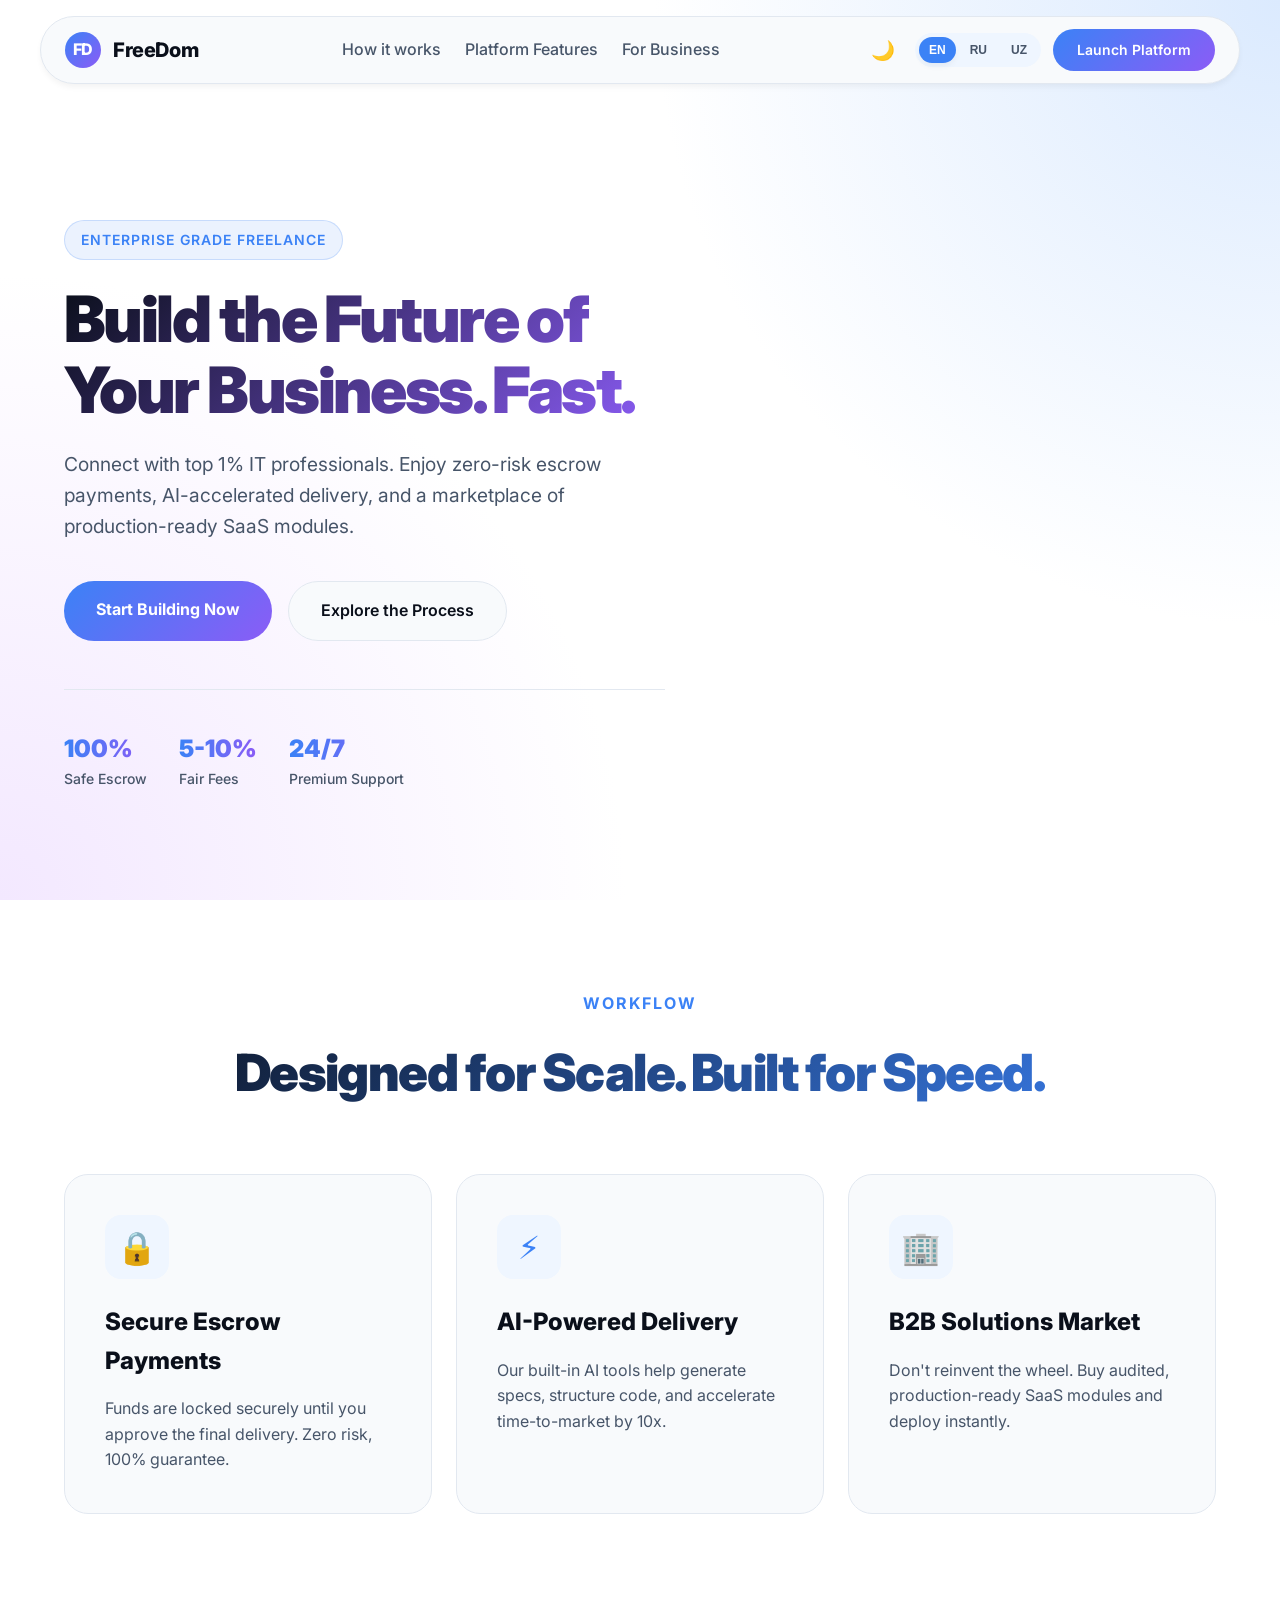
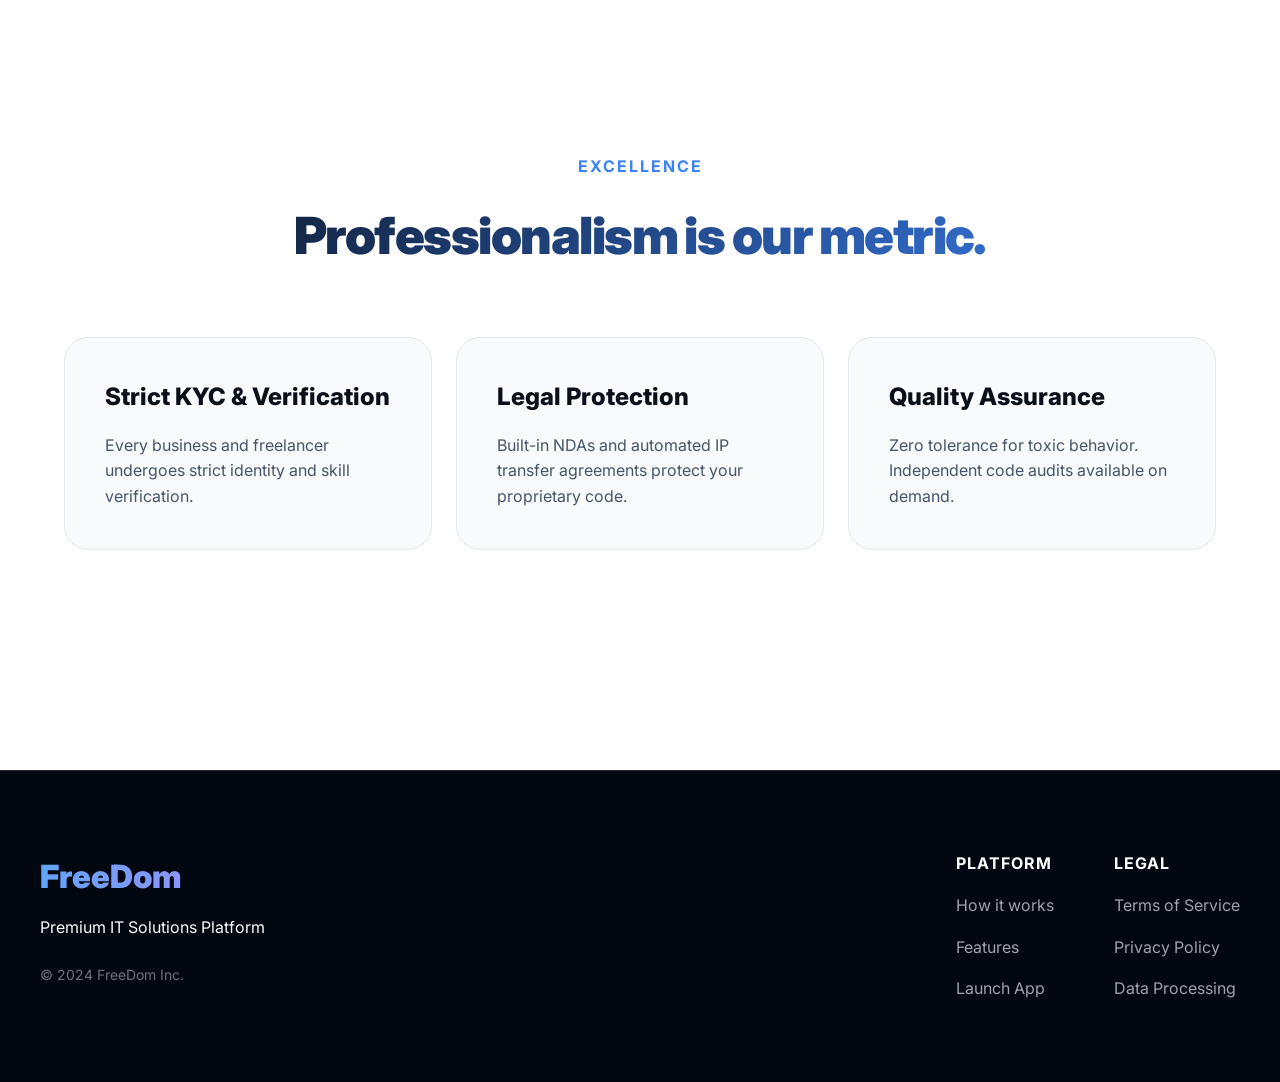
<file: index.html>
<!DOCTYPE html>
<html lang="en">
<head>
  <meta charset="UTF-8">
  <meta name="viewport" content="width=device-width, initial-scale=1.0">
  <title>FreeDom - Premium Freelance Platform for Business</title>
  <meta name="description" content="FreeDom is a top-tier freelance and B2B platform with 5-10% fees, AI tools, secure escrow, and a ready-made solutions marketplace.">
  <link rel="preconnect" href="https://fonts.googleapis.com">
  <link rel="preconnect" href="https://fonts.gstatic.com" crossorigin>
  <link href="https://fonts.googleapis.com/css2?family=Inter:wght@400;500;600;700;800;900&display=swap" rel="stylesheet">
  <link rel="stylesheet" href="css/site.css">
</head>
<body>
  <header class="site-header" id="top">
    <a class="brand" href="#top" aria-label="FreeDom">
      <span class="brand-mark">FD</span>
      <span>FreeDom</span>
    </a>
    <nav class="nav">
      <a href="#how" data-i18n="nav_how">How it works</a>
      <a href="#features" data-i18n="nav_features">Platform Features</a>
      <a href="#business" data-i18n="nav_business">For Business</a>
    </nav>
    <div class="site-actions">
      <button class="theme-toggle" id="themeToggle" aria-label="Toggle Theme">🌙</button>
      <div class="lang-switch" aria-label="Language">
        <button type="button" data-lang="en">EN</button>
        <button type="button" data-lang="ru">RU</button>
        <button type="button" data-lang="uz">UZ</button>
      </div>
      <a class="header-cta" href="app.html" data-i18n="open_platform">Launch Platform</a>
    </div>
  </header>

  <main>
    <section class="hero">
      <div class="hero-copy animate-fade-in">
        <div class="eyebrow" data-i18n="hero_badge">Enterprise Grade Freelance</div>
        <h1 data-i18n="hero_title">Build the Future of Your Business. Fast.</h1>
        <p data-i18n="hero_text">
          Connect with top 1% IT professionals. Enjoy zero-risk escrow payments, AI-accelerated delivery, and a marketplace of production-ready SaaS modules.
        </p>
        <div class="hero-actions">
          <a class="primary-link" href="app.html" data-i18n="start_work">Start Building Now</a>
          <a class="secondary-link" href="#how" data-i18n="see_flow">Explore the Process</a>
        </div>
        <div class="trust-row">
          <div><strong>100%</strong><span data-i18n="stat_escrow">Safe Escrow</span></div>
          <div><strong>5-10%</strong><span data-i18n="stat_ai">Fair Fees</span></div>
          <div><strong>24/7</strong><span data-i18n="stat_verified">Premium Support</span></div>
        </div>
      </div>

      <div class="dashboard-mockup animate-fade-in delay-2">
        <div class="floating-badge">Verified Pros</div>
        <div class="mockup-header">
          <div class="mac-btn r"></div>
          <div class="mac-btn y"></div>
          <div class="mac-btn g"></div>
        </div>
        <div class="mockup-body">
          <div class="mockup-sidebar">
            <div class="mockup-icon active"></div>
            <div class="mockup-icon"></div>
            <div class="mockup-icon"></div>
          </div>
          <div class="mockup-content">
            <div class="mockup-card">
              <div class="mockup-avatar"></div>
              <div class="mockup-lines">
                <div class="mockup-line"></div>
                <div class="mockup-line short"></div>
              </div>
            </div>
            <div class="mockup-card" style="transition-delay: 0.1s">
              <div class="mockup-avatar" style="background: linear-gradient(135deg, #10b981, #3b82f6)"></div>
              <div class="mockup-lines">
                <div class="mockup-line"></div>
                <div class="mockup-line short"></div>
              </div>
            </div>
            <div class="mockup-card" style="transition-delay: 0.2s">
              <div class="mockup-avatar" style="background: linear-gradient(135deg, #f59e0b, #ef4444)"></div>
              <div class="mockup-lines">
                <div class="mockup-line"></div>
                <div class="mockup-line short"></div>
              </div>
            </div>
          </div>
        </div>
      </div>
    </section>

    <section class="section" id="how">
      <div class="section-title animate-fade-in">
        <span data-i18n="one_product">Workflow</span>
        <h2 data-i18n="how_title">Designed for Scale. Built for Speed.</h2>
      </div>
      <div class="bento-grid">
        <div class="bento-box animate-fade-in delay-1">
          <div class="bento-icon">🔒</div>
          <h3 data-i18n="client_card_title">Secure Escrow Payments</h3>
          <p data-i18n="client_card_text">Funds are locked securely until you approve the final delivery. Zero risk, 100% guarantee.</p>
        </div>
        <div class="bento-box animate-fade-in delay-2">
          <div class="bento-icon">⚡</div>
          <h3 data-i18n="freelancer_card_title">AI-Powered Delivery</h3>
          <p data-i18n="freelancer_card_text">Our built-in AI tools help generate specs, structure code, and accelerate time-to-market by 10x.</p>
        </div>
        <div class="bento-box animate-fade-in delay-3">
          <div class="bento-icon">🏢</div>
          <h3 data-i18n="tools_market">B2B Solutions Market</h3>
          <p data-i18n="tools_text">Don't reinvent the wheel. Buy audited, production-ready SaaS modules and deploy instantly.</p>
        </div>
      </div>
    </section>

    <section class="section" id="features">
      <div class="section-title animate-fade-in">
        <span data-i18n="tools_badge">Excellence</span>
        <h2 data-i18n="rules_title">Professionalism is our metric.</h2>
      </div>
      <div class="bento-grid">
        <div class="bento-box animate-fade-in delay-1">
          <h3 data-i18n="zero_tolerance">Strict KYC & Verification</h3>
          <p data-i18n="zero_text">Every business and freelancer undergoes strict identity and skill verification.</p>
        </div>
        <div class="bento-box animate-fade-in delay-2">
          <h3 data-i18n="fast_report">Legal Protection</h3>
          <p data-i18n="report_text">Built-in NDAs and automated IP transfer agreements protect your proprietary code.</p>
        </div>
        <div class="bento-box animate-fade-in delay-3">
          <h3 data-i18n="ban">Quality Assurance</h3>
          <p data-i18n="ban_text">Zero tolerance for toxic behavior. Independent code audits available on demand.</p>
        </div>
      </div>
    </section>
  </main>

  <footer>
    <div class="footer-content">
      <div class="footer-brand">
        <h2>FreeDom</h2>
        <p data-i18n="footer_text">Premium IT Solutions Platform</p>
        <p style="color: #6b7280; font-size: 0.875rem; margin-top: 24px;">© 2024 FreeDom Inc.</p>
      </div>
      <div class="footer-links">
        <div class="footer-col">
          <strong>Platform</strong>
          <a href="#how">How it works</a>
          <a href="#features">Features</a>
          <a href="app.html">Launch App</a>
        </div>
        <div class="footer-col">
          <strong>Legal</strong>
          <a href="#">Terms of Service</a>
          <a href="#">Privacy Policy</a>
          <a href="#">Data Processing</a>
        </div>
      </div>
    </div>
  </footer>

  <script src="js/site.js"></script>
</body>
</html>
</file>
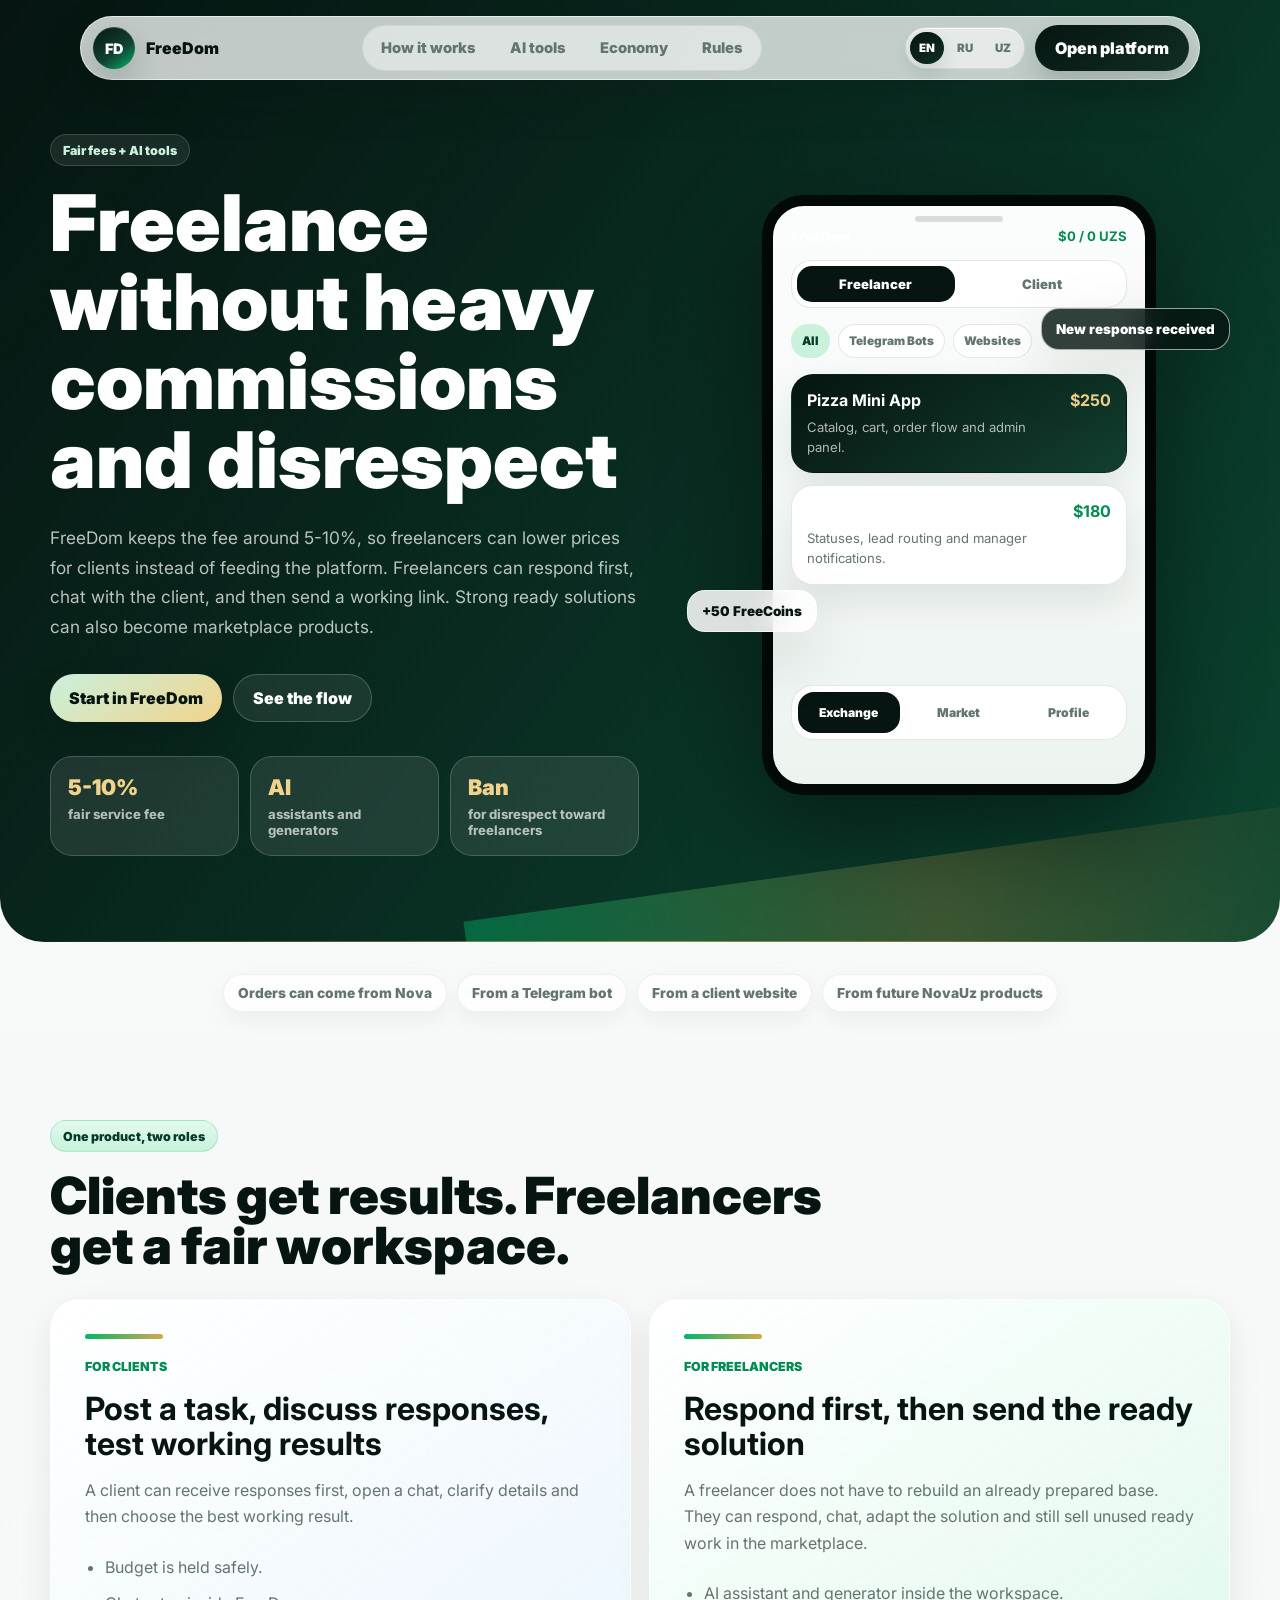
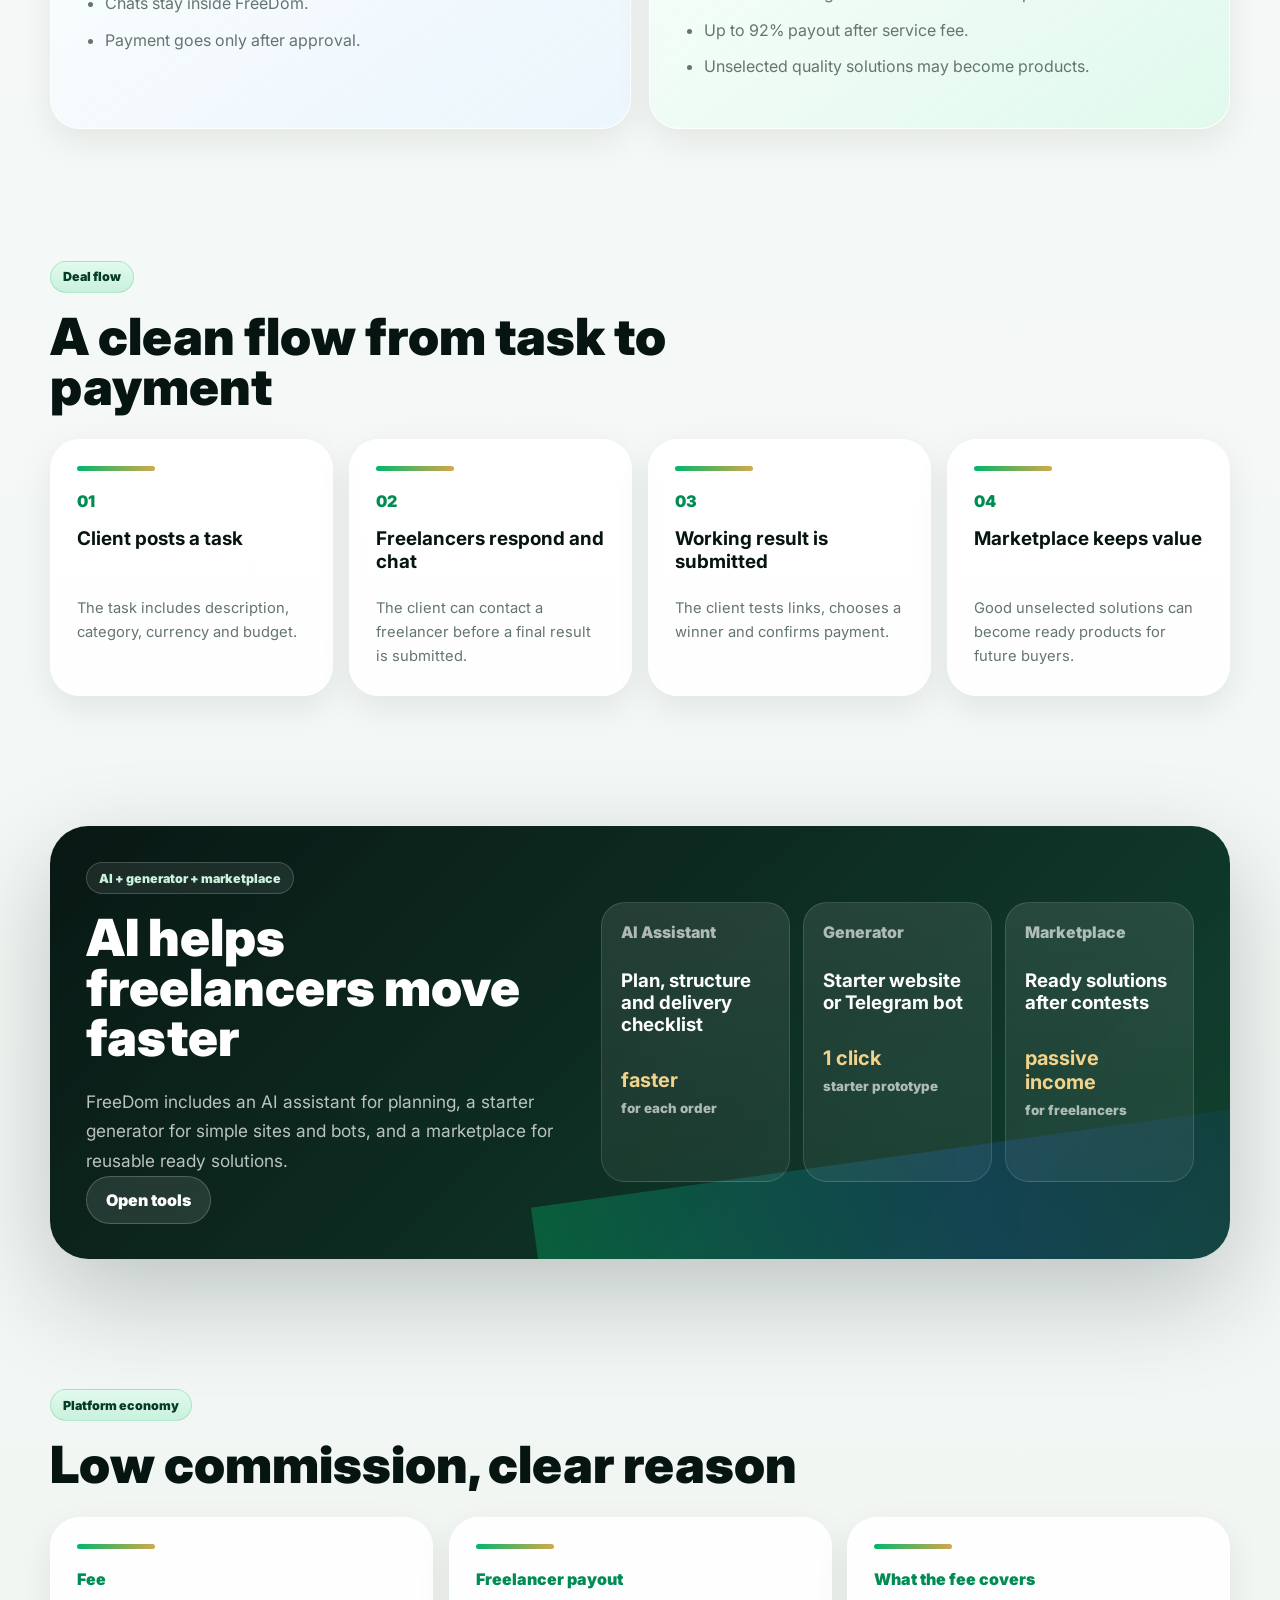
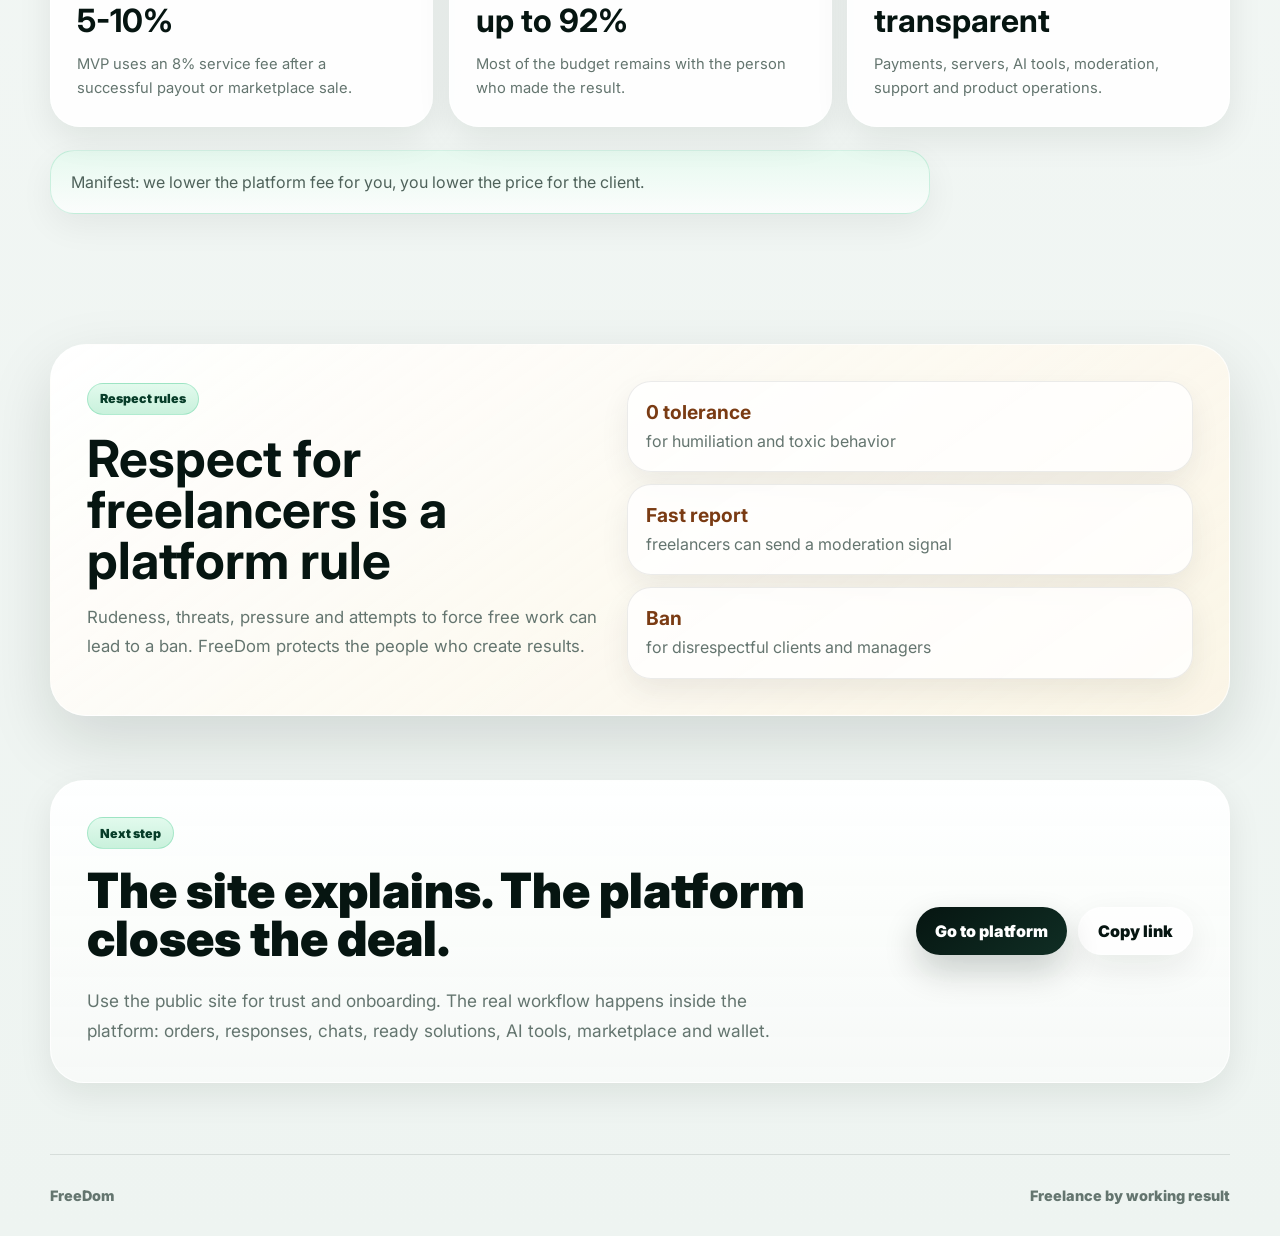
<file: FreeDom-backup/index.html>
<!DOCTYPE html>
<html lang="en">
<head>
  <meta charset="UTF-8">
  <meta name="viewport" content="width=device-width, initial-scale=1.0">
  <title>FreeDom - freelance platform with fair fees</title>
  <meta name="description" content="FreeDom is an EN/RU/UZ freelance platform with fair 5-10% fees, AI tools, safe deals, chats and a marketplace for ready solutions.">
  <meta name="theme-color" content="#071c16">
  <link rel="preconnect" href="https://fonts.googleapis.com">
  <link rel="preconnect" href="https://fonts.gstatic.com" crossorigin>
  <link href="https://fonts.googleapis.com/css2?family=Inter:wght@400;500;600;700;800;900&display=swap" rel="stylesheet">
  <link rel="stylesheet" href="css/site.css">
</head>
<body>
  <header class="site-header" id="top">
    <a class="brand" href="#top" aria-label="FreeDom">
      <span class="brand-mark">FD</span>
      <span>FreeDom</span>
    </a>
    <nav class="nav">
      <a href="#how" data-i18n="nav_how">How it works</a>
      <a href="#tools" data-i18n="nav_tools">AI tools</a>
      <a href="#economy" data-i18n="nav_economy">Economy</a>
      <a href="#rules" data-i18n="nav_rules">Rules</a>
    </nav>
    <div class="site-actions">
      <div class="lang-switch" aria-label="Language">
        <button type="button" data-lang="en">EN</button>
        <button type="button" data-lang="ru">RU</button>
        <button type="button" data-lang="uz">UZ</button>
      </div>
      <a class="header-cta" href="app.html" data-i18n="open_platform">Open platform</a>
    </div>
  </header>

  <main>
    <section class="hero">
      <div class="hero-copy">
        <div class="eyebrow" data-i18n="hero_badge">Fair fees + AI tools</div>
        <h1 data-i18n="hero_title">Freelance without heavy commissions and disrespect</h1>
        <p data-i18n="hero_text">
          FreeDom keeps the fee around 5-10%, so freelancers can lower prices for clients instead of feeding the platform. Freelancers can respond first, chat with the client, and then send a working link. Strong ready solutions can also become marketplace products.
        </p>
        <div class="hero-actions">
          <a class="primary-link" href="app.html" data-i18n="start_work">Start in FreeDom</a>
          <a class="secondary-link" href="#how" data-i18n="see_flow">See the flow</a>
        </div>
        <div class="trust-row" aria-label="Key platform metrics">
          <div><strong>5-10%</strong><span data-i18n="stat_fee">fair service fee</span></div>
          <div><strong>AI</strong><span data-i18n="stat_ai">assistants and generators</span></div>
          <div><strong data-i18n="stat_ban_title">Ban</strong><span data-i18n="stat_ban">for disrespect toward freelancers</span></div>
        </div>
      </div>

      <div class="product-visual" aria-label="FreeDom interface preview">
        <div class="phone-shell">
          <div class="phone-top">
            <span>FreeDom</span>
            <strong>$0 / 0 UZS</strong>
          </div>
          <div class="role-switch">
            <span class="active" data-i18n="freelancer">Freelancer</span>
            <span data-i18n="client">Client</span>
          </div>
          <div class="mini-tabs">
            <span class="active" data-i18n="all">All</span>
            <span>Telegram Bots</span>
            <span data-i18n="websites">Websites</span>
          </div>
          <article class="mini-card live-card">
            <div>
              <h3 data-i18n="preview_order_one">Pizza Mini App</h3>
              <p data-i18n="preview_order_one_text">Catalog, cart, order flow and admin panel.</p>
            </div>
            <strong>$250</strong>
          </article>
          <article class="mini-card">
            <div>
              <h3 data-i18n="preview_order_two">Lead automation</h3>
              <p data-i18n="preview_order_two_text">Statuses, lead routing and manager notifications.</p>
            </div>
            <strong>$180</strong>
          </article>
          <div class="bottom-nav-preview">
            <span data-i18n="exchange">Exchange</span>
            <span data-i18n="market">Market</span>
            <span data-i18n="profile">Profile</span>
          </div>
        </div>
        <div class="floating-note note-one" data-i18n="note_response">New response received</div>
        <div class="floating-note note-two">+50 FreeCoins</div>
      </div>
    </section>

    <section class="partners-strip">
      <span data-i18n="source_nova">Orders can come from Nova</span>
      <span data-i18n="source_bot">From a Telegram bot</span>
      <span data-i18n="source_site">From a client website</span>
      <span data-i18n="source_future">From future NovaUz products</span>
    </section>

    <section class="split-section" id="how">
      <div class="section-heading">
        <span class="eyebrow" data-i18n="one_product">One product, two roles</span>
        <h2 data-i18n="how_title">Clients get results. Freelancers get a fair workspace.</h2>
      </div>
      <div class="split-grid">
        <article class="role-card client">
          <span class="card-kicker" data-i18n="for_client">For clients</span>
          <h3 data-i18n="client_card_title">Post a task, discuss responses, test working results</h3>
          <p data-i18n="client_card_text">A client can receive responses first, open a chat, clarify details and then choose the best working result.</p>
          <ul>
            <li data-i18n="client_li_1">Budget is held safely.</li>
            <li data-i18n="client_li_2">Chats stay inside FreeDom.</li>
            <li data-i18n="client_li_3">Payment goes only after approval.</li>
          </ul>
        </article>
        <article class="role-card freelancer">
          <span class="card-kicker" data-i18n="for_freelancer">For freelancers</span>
          <h3 data-i18n="freelancer_card_title">Respond first, then send the ready solution</h3>
          <p data-i18n="freelancer_card_text">A freelancer does not have to rebuild an already prepared base. They can respond, chat, adapt the solution and still sell unused ready work in the marketplace.</p>
          <ul>
            <li data-i18n="freelancer_li_1">AI assistant and generator inside the workspace.</li>
            <li data-i18n="freelancer_li_2">Up to 92% payout after service fee.</li>
            <li data-i18n="freelancer_li_3">Unselected quality solutions may become products.</li>
          </ul>
        </article>
      </div>
    </section>

    <section class="flow-section">
      <div class="section-heading">
        <span class="eyebrow" data-i18n="deal_flow">Deal flow</span>
        <h2 data-i18n="flow_title">A clean flow from task to payment</h2>
      </div>
      <div class="flow-grid">
        <article><span>01</span><h3 data-i18n="flow_1_title">Client posts a task</h3><p data-i18n="flow_1_text">The task includes description, category, currency and budget.</p></article>
        <article><span>02</span><h3 data-i18n="flow_2_title">Freelancers respond and chat</h3><p data-i18n="flow_2_text">The client can contact a freelancer before a final result is submitted.</p></article>
        <article><span>03</span><h3 data-i18n="flow_3_title">Working result is submitted</h3><p data-i18n="flow_3_text">The client tests links, chooses a winner and confirms payment.</p></article>
        <article><span>04</span><h3 data-i18n="flow_4_title">Marketplace keeps value</h3><p data-i18n="flow_4_text">Good unselected solutions can become ready products for future buyers.</p></article>
      </div>
    </section>

    <section class="marketplace-section" id="tools">
      <div class="market-copy">
        <span class="eyebrow" data-i18n="tools_badge">AI + generator + marketplace</span>
        <h2 data-i18n="tools_title">AI helps freelancers move faster</h2>
        <p data-i18n="tools_text">FreeDom includes an AI assistant for planning, a starter generator for simple sites and bots, and a marketplace for reusable ready solutions.</p>
        <a class="secondary-link dark" href="app.html" data-i18n="open_tools">Open tools</a>
      </div>
      <div class="market-preview">
        <article><span>AI Assistant</span><h3 data-i18n="tool_ai">Plan, structure and delivery checklist</h3><strong data-i18n="faster">faster</strong><small data-i18n="for_each_order">for each order</small></article>
        <article><span>Generator</span><h3 data-i18n="tool_generator">Starter website or Telegram bot</h3><strong data-i18n="one_click">1 click</strong><small data-i18n="starter_proto">starter prototype</small></article>
        <article><span>Marketplace</span><h3 data-i18n="tool_market">Ready solutions after contests</h3><strong data-i18n="passive_income">passive income</strong><small data-i18n="for_freelancers_small">for freelancers</small></article>
      </div>
    </section>

    <section class="economy-section" id="economy">
      <div class="section-heading">
        <span class="eyebrow" data-i18n="economy_badge">Platform economy</span>
        <h2 data-i18n="economy_title">Low commission, clear reason</h2>
      </div>
      <div class="economy-grid">
        <article><span data-i18n="fee">Fee</span><strong>5-10%</strong><p data-i18n="fee_text">MVP uses an 8% service fee after a successful payout or marketplace sale.</p></article>
        <article><span data-i18n="freelancer_payout">Freelancer payout</span><strong data-i18n="up_to_92">up to 92%</strong><p data-i18n="payout_text">Most of the budget remains with the person who made the result.</p></article>
        <article><span data-i18n="fee_covers">What the fee covers</span><strong data-i18n="transparent">transparent</strong><p data-i18n="covers_text">Payments, servers, AI tools, moderation, support and product operations.</p></article>
      </div>
      <p class="economy-note" data-i18n="manifest">Manifest: we lower the platform fee for you, you lower the price for the client.</p>
    </section>

    <section class="justice-section" id="rules">
      <div>
        <span class="eyebrow" data-i18n="rules_badge">Respect rules</span>
        <h2 data-i18n="rules_title">Respect for freelancers is a platform rule</h2>
        <p data-i18n="rules_text">Rudeness, threats, pressure and attempts to force free work can lead to a ban. FreeDom protects the people who create results.</p>
      </div>
      <div class="justice-grid">
        <article><strong data-i18n="zero_tolerance">0 tolerance</strong><span data-i18n="zero_text">for humiliation and toxic behavior</span></article>
        <article><strong data-i18n="fast_report">Fast report</strong><span data-i18n="report_text">freelancers can send a moderation signal</span></article>
        <article><strong data-i18n="ban">Ban</strong><span data-i18n="ban_text">for disrespectful clients and managers</span></article>
      </div>
    </section>

    <section class="launch-section" id="launch">
      <div>
        <span class="eyebrow" data-i18n="next_badge">Next step</span>
        <h2 data-i18n="launch_title">The site explains. The platform closes the deal.</h2>
        <p data-i18n="launch_text">Use the public site for trust and onboarding. The real workflow happens inside the platform: orders, responses, chats, ready solutions, AI tools, marketplace and wallet.</p>
      </div>
      <div class="launch-actions">
        <a class="primary-link" href="app.html" data-i18n="go_platform">Go to platform</a>
        <button class="secondary-link" id="copyLinkBtn" type="button" data-i18n="copy_link">Copy link</button>
      </div>
    </section>
  </main>

  <footer class="site-footer">
    <span>FreeDom</span>
    <span data-i18n="footer_text">Freelance by working result</span>
  </footer>

  <script src="js/site.js"></script>
</body>
</html>
</file>
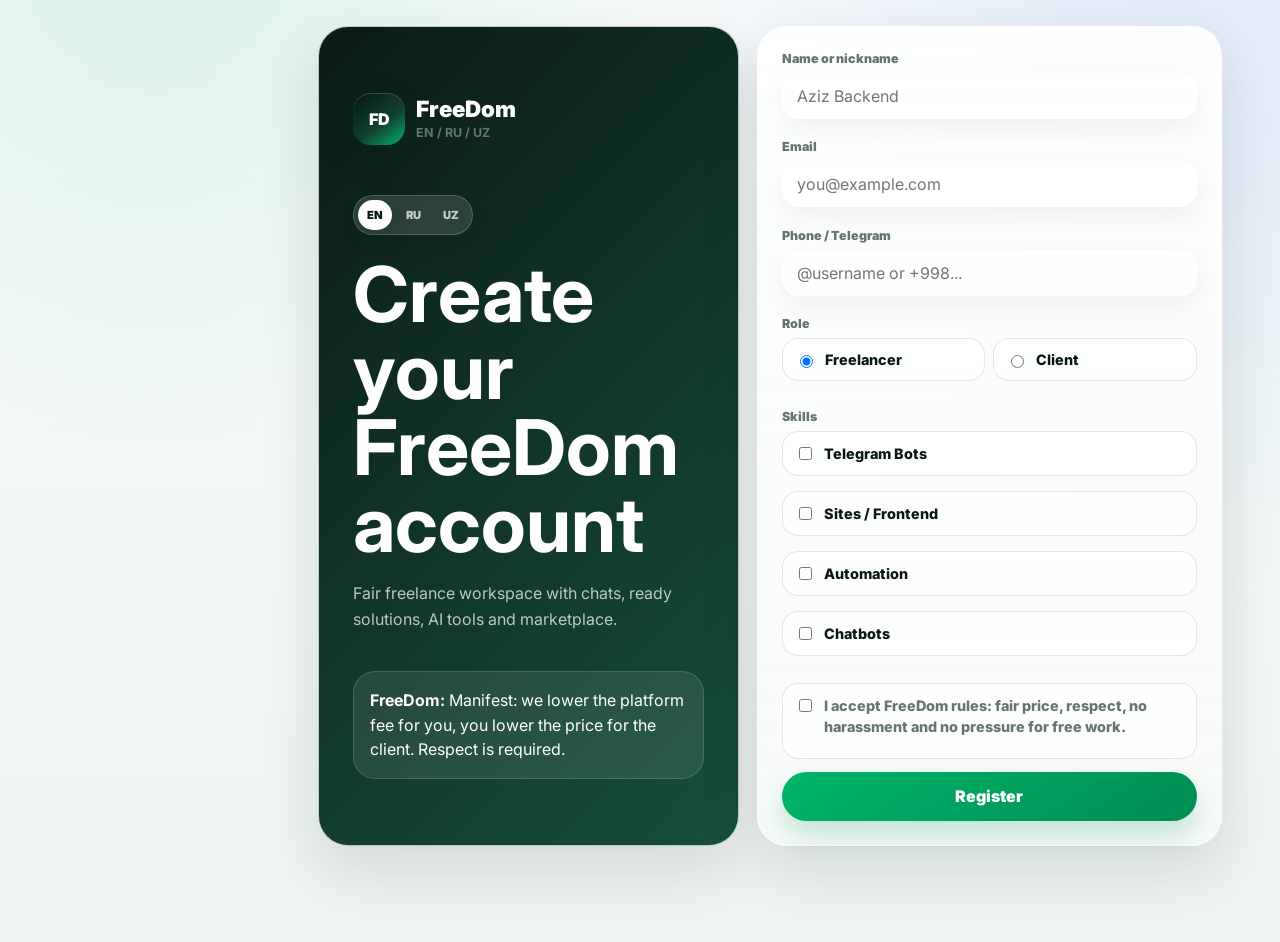
<file: app.html>
<!DOCTYPE html>
<html lang="en">
<head>
  <meta charset="UTF-8">
  <meta name="viewport" content="width=device-width, initial-scale=1.0, viewport-fit=cover">
  <title>FreeDom - Platform</title>
  <link rel="preconnect" href="https://fonts.googleapis.com">
  <link rel="preconnect" href="https://fonts.gstatic.com" crossorigin>
  <link href="https://fonts.googleapis.com/css2?family=Inter:wght@400;500;600;700;800&display=swap" rel="stylesheet">
  <link rel="stylesheet" href="css/miniapp.css">
</head>
<body>
  <main class="mini-app" id="app">
    <div class="screen-loader">
      <div class="loader-mark">FD</div>
      <p>Starting FreeDom...</p>
    </div>
  </main>

  <div class="sheet-layer" id="sheetLayer" aria-hidden="true"></div>
  <div class="toast-stack" id="toastStack"></div>

  <script type="module" src="js/miniapp.js"></script>
</body>
</html>
</file>
<file: css/site.css>
:root {
  /* Light Theme Variables */
  --bg: #ffffff;
  --bg-surface: #f8fafc;
  --bg-surface-2: #eff6ff;
  --ink: #0a0f1a;
  --ink-muted: #475569;
  --line: #e2e8f0;
  --primary: #3b82f6;
  --primary-hover: #2563eb;
  --accent: #8b5cf6;
  --gradient-bg: radial-gradient(circle at 100% 0%, #dbeafe 0%, transparent 40%),
                 radial-gradient(circle at 0% 100%, #f3e8ff 0%, transparent 40%);
  --shadow-sm: 0 4px 6px -1px rgba(0, 0, 0, 0.05);
  --shadow-md: 0 10px 15px -3px rgba(0, 0, 0, 0.1);
  --shadow-lg: 0 20px 25px -5px rgba(0, 0, 0, 0.1);
}

[data-theme="dark"] {
  /* Dark Theme Variables */
  --bg: #030712;
  --bg-surface: #111827;
  --bg-surface-2: #1f2937;
  --ink: #f9fafb;
  --ink-muted: #9ca3af;
  --line: #374151;
  --primary: #60a5fa;
  --primary-hover: #3b82f6;
  --accent: #a78bfa;
  --gradient-bg: radial-gradient(circle at 100% 0%, rgba(59,130,246,0.15) 0%, transparent 40%),
                 radial-gradient(circle at 0% 100%, rgba(139,92,246,0.15) 0%, transparent 40%);
  --shadow-sm: 0 4px 6px -1px rgba(0, 0, 0, 0.3);
  --shadow-md: 0 10px 15px -3px rgba(0, 0, 0, 0.4);
  --shadow-lg: 0 20px 25px -5px rgba(0, 0, 0, 0.5);
}

* {
  box-sizing: border-box;
  margin: 0;
  padding: 0;
}

body {
  font-family: 'Inter', system-ui, sans-serif;
  background-color: var(--bg);
  background-image: var(--gradient-bg);
  background-attachment: fixed;
  color: var(--ink);
  line-height: 1.6;
  -webkit-font-smoothing: antialiased;
  transition: background-color 0.4s ease, color 0.4s ease;
  overflow-x: hidden;
}

a {
  text-decoration: none;
  color: inherit;
}

/* Animations */
@keyframes fadeInUp {
  from { opacity: 0; transform: translateY(20px); }
  to { opacity: 1; transform: translateY(0); }
}

@keyframes float {
  0% { transform: translateY(0px); }
  50% { transform: translateY(-15px); }
  100% { transform: translateY(0px); }
}

@keyframes pulseGlow {
  0% { box-shadow: 0 0 0 0 rgba(59, 130, 246, 0.4); }
  70% { box-shadow: 0 0 0 15px rgba(59, 130, 246, 0); }
  100% { box-shadow: 0 0 0 0 rgba(59, 130, 246, 0); }
}

.animate-fade-in {
  animation: fadeInUp 0.8s cubic-bezier(0.16, 1, 0.3, 1) forwards;
  opacity: 0;
}

.delay-1 { animation-delay: 0.1s; }
.delay-2 { animation-delay: 0.2s; }
.delay-3 { animation-delay: 0.3s; }
.delay-4 { animation-delay: 0.4s; }

/* Header */
.site-header {
  position: fixed;
  top: 16px;
  right: 0;
  left: 0;
  width: min(1200px, calc(100% - 32px));
  margin: 0 auto;
  padding: 12px 24px;
  background: var(--bg-surface);
  backdrop-filter: blur(12px);
  -webkit-backdrop-filter: blur(12px);
  border: 1px solid var(--line);
  border-radius: 99px;
  display: flex;
  align-items: center;
  justify-content: space-between;
  z-index: 100;
  box-shadow: var(--shadow-sm);
  transition: background-color 0.4s ease, border-color 0.4s ease;
}

.brand {
  display: flex;
  align-items: center;
  gap: 12px;
  font-weight: 800;
  font-size: 1.25rem;
  letter-spacing: -0.02em;
}

.brand-mark {
  display: flex;
  align-items: center;
  justify-content: center;
  width: 36px;
  height: 36px;
  background: linear-gradient(135deg, var(--primary), var(--accent));
  color: white;
  border-radius: 50%;
  font-size: 1rem;
}

.nav {
  display: none;
}

@media (min-width: 900px) {
  .nav {
    display: flex;
    gap: 24px;
  }
  .nav a {
    font-weight: 500;
    color: var(--ink-muted);
    transition: color 0.2s;
    position: relative;
  }
  .nav a::after {
    content: '';
    position: absolute;
    width: 0;
    height: 2px;
    bottom: -4px;
    left: 0;
    background: linear-gradient(90deg, var(--primary), var(--accent));
    transition: width 0.3s ease;
  }
  .nav a:hover {
    color: var(--ink);
  }
  .nav a:hover::after {
    width: 100%;
  }
}

.site-actions {
  display: flex;
  align-items: center;
  gap: 12px;
}

.theme-toggle {
  background: transparent;
  border: none;
  font-size: 1.2rem;
  cursor: pointer;
  padding: 8px;
  border-radius: 50%;
  color: var(--ink);
  transition: transform 0.3s ease;
}

.theme-toggle:hover {
  transform: rotate(30deg);
}

.lang-switch {
  display: flex;
  gap: 4px;
  background: var(--bg-surface-2);
  padding: 4px;
  border-radius: 99px;
}

.lang-switch button {
  border: none;
  background: transparent;
  padding: 6px 10px;
  border-radius: 99px;
  font-size: 0.75rem;
  font-weight: 700;
  cursor: pointer;
  color: var(--ink-muted);
  transition: all 0.3s ease;
}

.lang-switch button.active {
  background: var(--primary);
  color: white;
  box-shadow: var(--shadow-sm);
}

.header-cta {
  background: linear-gradient(135deg, var(--primary), var(--accent));
  color: white;
  padding: 10px 24px;
  border-radius: 99px;
  font-weight: 600;
  font-size: 0.875rem;
  transition: transform 0.3s ease, box-shadow 0.3s ease;
}

.header-cta:hover {
  transform: translateY(-2px);
  box-shadow: 0 10px 20px -10px var(--primary);
}

main {
  padding-top: 140px;
}

/* Hero Section */
.hero {
  display: grid;
  grid-template-columns: 1fr;
  gap: 60px;
  padding: 40px 24px;
  max-width: 1200px;
  margin: 0 auto;
  align-items: center;
}

@media (min-width: 1024px) {
  .hero {
    grid-template-columns: 1.1fr 0.9fr;
    padding: 80px 24px;
  }
}

.hero-copy .eyebrow {
  display: inline-block;
  padding: 8px 16px;
  background: rgba(59, 130, 246, 0.1);
  color: var(--primary);
  border: 1px solid rgba(59, 130, 246, 0.2);
  border-radius: 99px;
  font-weight: 600;
  font-size: 0.875rem;
  margin-bottom: 24px;
  text-transform: uppercase;
  letter-spacing: 1px;
}

.hero h1 {
  font-size: clamp(2.8rem, 5vw, 4.5rem);
  font-weight: 900;
  line-height: 1.1;
  letter-spacing: -0.04em;
  margin-bottom: 24px;
  background: linear-gradient(135deg, var(--ink), var(--accent));
  -webkit-background-clip: text;
  -webkit-text-fill-color: transparent;
}

[data-theme="dark"] .hero h1 {
  background: linear-gradient(135deg, #ffffff, var(--primary));
  -webkit-background-clip: text;
  -webkit-text-fill-color: transparent;
}

.hero p {
  font-size: 1.2rem;
  color: var(--ink-muted);
  margin-bottom: 40px;
  max-width: 580px;
}

.hero-actions {
  display: flex;
  gap: 16px;
  margin-bottom: 48px;
}

.primary-link {
  background: linear-gradient(135deg, var(--primary), var(--accent));
  color: white;
  padding: 16px 32px;
  border-radius: 99px;
  font-weight: 700;
  font-size: 1rem;
  transition: transform 0.3s, box-shadow 0.3s;
  animation: pulseGlow 2s infinite;
}

.primary-link:hover {
  transform: translateY(-3px) scale(1.02);
  box-shadow: 0 15px 30px -10px var(--primary);
  animation: none;
}

.secondary-link {
  background: var(--bg-surface);
  color: var(--ink);
  padding: 16px 32px;
  border-radius: 99px;
  font-weight: 600;
  font-size: 1rem;
  border: 1px solid var(--line);
  transition: all 0.3s ease;
}

.secondary-link:hover {
  background: var(--line);
  transform: translateY(-2px);
}

.trust-row {
  display: flex;
  flex-wrap: wrap;
  gap: 32px;
  padding-top: 40px;
  border-top: 1px solid var(--line);
}

.trust-row div {
  display: flex;
  flex-direction: column;
}

.trust-row strong {
  font-size: 1.5rem;
  font-weight: 900;
  background: linear-gradient(90deg, var(--primary), var(--accent));
  -webkit-background-clip: text;
  -webkit-text-fill-color: transparent;
}

.trust-row span {
  font-size: 0.875rem;
  color: var(--ink-muted);
  font-weight: 500;
}

/* 3D Dashboard Mockup */
.dashboard-mockup {
  position: relative;
  width: 100%;
  height: 500px;
  background: var(--bg-surface);
  border-radius: 24px;
  border: 1px solid var(--line);
  box-shadow: var(--shadow-lg);
  overflow: hidden;
  animation: float 6s ease-in-out infinite;
  display: flex;
  flex-direction: column;
}

.mockup-header {
  height: 50px;
  border-bottom: 1px solid var(--line);
  display: flex;
  align-items: center;
  padding: 0 20px;
  gap: 8px;
}

.mac-btn {
  width: 12px;
  height: 12px;
  border-radius: 50%;
}
.mac-btn.r { background: #ff5f56; }
.mac-btn.y { background: #ffbd2e; }
.mac-btn.g { background: #27c93f; }

.mockup-body {
  display: flex;
  flex: 1;
}

.mockup-sidebar {
  width: 80px;
  border-right: 1px solid var(--line);
  display: flex;
  flex-direction: column;
  align-items: center;
  padding-top: 20px;
  gap: 20px;
}

.mockup-icon {
  width: 32px;
  height: 32px;
  background: var(--bg-surface-2);
  border-radius: 8px;
}

.mockup-icon.active {
  background: var(--primary);
}

.mockup-content {
  flex: 1;
  padding: 24px;
  display: flex;
  flex-direction: column;
  gap: 16px;
}

.mockup-card {
  height: 100px;
  background: var(--bg);
  border: 1px solid var(--line);
  border-radius: 12px;
  box-shadow: var(--shadow-sm);
  display: flex;
  align-items: center;
  padding: 20px;
  gap: 16px;
  transition: transform 0.3s;
}

.mockup-card:hover {
  transform: translateX(10px);
}

.mockup-avatar {
  width: 48px;
  height: 48px;
  border-radius: 50%;
  background: linear-gradient(135deg, var(--primary), var(--accent));
}

.mockup-lines {
  display: flex;
  flex-direction: column;
  gap: 8px;
  flex: 1;
}

.mockup-line {
  height: 12px;
  background: var(--bg-surface-2);
  border-radius: 6px;
}

.mockup-line.short {
  width: 40%;
}

.floating-badge {
  position: absolute;
  top: -20px;
  right: -20px;
  background: var(--accent);
  color: white;
  padding: 12px 24px;
  border-radius: 99px;
  font-weight: 700;
  box-shadow: 0 10px 20px -5px var(--accent);
  z-index: 10;
  animation: float 4s ease-in-out infinite reverse;
}

/* Sections */
.section {
  padding: 120px 24px;
  max-width: 1200px;
  margin: 0 auto;
}

.section-title {
  text-align: center;
  margin-bottom: 60px;
}

.section-title span {
  color: var(--primary);
  font-weight: 700;
  text-transform: uppercase;
  letter-spacing: 2px;
  display: block;
  margin-bottom: 16px;
}

.section-title h2 {
  font-size: clamp(2.5rem, 4vw, 3.5rem);
  font-weight: 900;
  letter-spacing: -0.03em;
  background: linear-gradient(135deg, var(--ink), var(--primary));
  -webkit-background-clip: text;
  -webkit-text-fill-color: transparent;
}

[data-theme="dark"] .section-title h2 {
  background: linear-gradient(135deg, #fff, var(--primary));
  -webkit-background-clip: text;
  -webkit-text-fill-color: transparent;
}

/* Grid Layouts */
.bento-grid {
  display: grid;
  grid-template-columns: repeat(auto-fit, minmax(300px, 1fr));
  gap: 24px;
}

.bento-box {
  background: var(--bg-surface);
  border: 1px solid var(--line);
  border-radius: 24px;
  padding: 40px;
  transition: transform 0.4s ease, box-shadow 0.4s ease;
  position: relative;
  overflow: hidden;
}

.bento-box::before {
  content: '';
  position: absolute;
  top: 0; left: 0; right: 0; height: 4px;
  background: linear-gradient(90deg, var(--primary), var(--accent));
  transform: scaleX(0);
  transform-origin: left;
  transition: transform 0.4s ease;
}

.bento-box:hover {
  transform: translateY(-5px);
  box-shadow: var(--shadow-lg);
}

.bento-box:hover::before {
  transform: scaleX(1);
}

.bento-icon {
  width: 64px;
  height: 64px;
  background: var(--bg-surface-2);
  color: var(--primary);
  border-radius: 16px;
  display: flex;
  align-items: center;
  justify-content: center;
  font-size: 2rem;
  margin-bottom: 24px;
}

.bento-box h3 {
  font-size: 1.5rem;
  font-weight: 800;
  margin-bottom: 16px;
}

.bento-box p {
  color: var(--ink-muted);
}

/* Footer */
footer {
  background: #030712;
  color: #f9fafb;
  padding: 80px 24px;
  margin-top: 100px;
  border-top: 1px solid #1f2937;
}

.footer-content {
  max-width: 1200px;
  margin: 0 auto;
  display: flex;
  flex-wrap: wrap;
  justify-content: space-between;
  gap: 40px;
}

.footer-brand h2 {
  font-size: 2rem;
  font-weight: 900;
  margin-bottom: 12px;
  background: linear-gradient(90deg, #60a5fa, #a78bfa);
  -webkit-background-clip: text;
  -webkit-text-fill-color: transparent;
}

.footer-links {
  display: flex;
  gap: 60px;
}

.footer-col {
  display: flex;
  flex-direction: column;
  gap: 16px;
}

.footer-col strong {
  color: white;
  text-transform: uppercase;
  letter-spacing: 1px;
}

.footer-col a {
  color: #9ca3af;
  transition: color 0.2s;
}

.footer-col a:hover {
  color: #60a5fa;
}

/* Responsive */
@media (max-width: 768px) {
  .hero-actions { flex-direction: column; }
  .dashboard-mockup { display: none; }
  .footer-links { flex-direction: column; gap: 32px; }
}
</file>
<file: FreeDom-backup/css/site.css>
:root {
  --ink: #061511;
  --ink-2: #102e24;
  --bg: #eef4f1;
  --paper: #ffffff;
  --paper-soft: rgba(255, 255, 255, 0.86);
  --muted: #64756f;
  --line: rgba(6, 21, 17, 0.1);
  --green: #00b66a;
  --green-dark: #008c53;
  --blue: #246bff;
  --gold: #d5a84c;
  --radius-xl: 44px;
  --radius-lg: 30px;
  --radius-md: 22px;
  --shadow-sm: 0 12px 34px rgba(6, 21, 17, 0.08);
  --shadow-md: 0 24px 64px rgba(6, 21, 17, 0.13);
  --shadow-lg: 0 36px 100px rgba(6, 21, 17, 0.22);
}

* {
  box-sizing: border-box;
}

html {
  scroll-behavior: smooth;
}

body {
  margin: 0;
  color: var(--ink);
  background:
    radial-gradient(circle at 10% -8%, rgba(0, 182, 106, 0.14), transparent 32rem),
    radial-gradient(circle at 92% 2%, rgba(36, 107, 255, 0.11), transparent 34rem),
    linear-gradient(180deg, #f9fbfa 0%, var(--bg) 100%);
  font-family: Inter, system-ui, -apple-system, BlinkMacSystemFont, "Segoe UI", sans-serif;
  letter-spacing: 0;
}

a {
  color: inherit;
  text-decoration: none;
}

button {
  border: 0;
  font: inherit;
}

.site-header {
  position: sticky;
  top: 0;
  z-index: 20;
  display: flex;
  width: min(1180px, calc(100% - 28px));
  min-height: 74px;
  align-items: center;
  justify-content: space-between;
  gap: 18px;
  margin: 0 auto;
  padding: 13px 0;
  background: rgba(249, 251, 250, 0.82);
  backdrop-filter: blur(18px);
}

.brand {
  display: inline-flex;
  align-items: center;
  gap: 11px;
  font-weight: 950;
}

.brand-mark {
  display: grid;
  width: 44px;
  height: 44px;
  place-items: center;
  border-radius: 16px;
  color: #fff;
  background: linear-gradient(145deg, var(--ink), #124130 58%, var(--green));
  box-shadow: inset 0 1px 0 rgba(255, 255, 255, 0.18), 0 14px 30px rgba(6, 21, 17, 0.18);
  font-size: 0.9rem;
  font-weight: 950;
}

.nav {
  display: flex;
  align-items: center;
  gap: 24px;
  color: var(--muted);
  font-size: 0.92rem;
  font-weight: 850;
}

.nav a:hover {
  color: var(--ink);
}

.header-cta,
.primary-link,
.secondary-link {
  display: inline-flex;
  min-height: 48px;
  align-items: center;
  justify-content: center;
  border-radius: 999px;
  padding: 0 19px;
  font-weight: 950;
  white-space: nowrap;
}

.header-cta,
.primary-link {
  color: #fff;
  background: linear-gradient(145deg, var(--ink), var(--ink-2));
  box-shadow: 0 16px 34px rgba(6, 21, 17, 0.2);
}

.secondary-link {
  border: 1px solid rgba(255, 255, 255, 0.66);
  color: var(--ink);
  background: rgba(255, 255, 255, 0.78);
  box-shadow: var(--shadow-sm);
}

.secondary-link.dark {
  border-color: rgba(255, 255, 255, 0.2);
  color: #fff;
  background: rgba(255, 255, 255, 0.1);
  box-shadow: none;
}

.hero {
  position: relative;
  overflow: hidden;
  display: grid;
  min-height: calc(100vh - 74px);
  grid-template-columns: minmax(0, 1.04fr) minmax(360px, 0.96fr);
  gap: 48px;
  align-items: center;
  margin: 0;
  padding: 46px max(30px, calc((100vw - 1180px) / 2)) 78px;
  color: #fff;
  background:
    linear-gradient(126deg, rgba(6, 21, 17, 0.99), rgba(9, 46, 34, 0.97) 54%, rgba(11, 73, 50, 0.92)),
    var(--ink);
  border-radius: 0 0 var(--radius-xl) var(--radius-xl);
}

.hero::before {
  content: "";
  position: absolute;
  right: -12%;
  bottom: -32%;
  width: 74%;
  height: 390px;
  transform: rotate(-8deg);
  background: linear-gradient(90deg, rgba(0, 182, 106, 0.42), rgba(213, 168, 76, 0.25), transparent);
}

.hero::after {
  content: "";
  position: absolute;
  inset: auto 0 0;
  height: 1px;
  background: linear-gradient(90deg, transparent, rgba(213, 168, 76, 0.68), transparent);
}

.hero-copy,
.product-visual {
  position: relative;
  z-index: 1;
}

.eyebrow {
  display: inline-flex;
  width: fit-content;
  min-height: 32px;
  align-items: center;
  border: 1px solid rgba(0, 182, 106, 0.22);
  border-radius: 999px;
  padding: 0 12px;
  color: #063c28;
  background: linear-gradient(180deg, #e2faed, #c9f1dc);
  font-size: 0.78rem;
  font-weight: 950;
}

.hero .eyebrow {
  border-color: rgba(255, 255, 255, 0.15);
  color: #c9f1dc;
  background: rgba(255, 255, 255, 0.08);
}

.hero h1,
.section-heading h2,
.market-copy h2,
.launch-section h2 {
  margin: 18px 0 0;
  letter-spacing: 0;
  line-height: 0.98;
}

.hero h1 {
  max-width: 820px;
  font-size: clamp(3.3rem, 7vw, 6.7rem);
  font-weight: 950;
}

.hero p,
.market-copy p,
.launch-section p {
  max-width: 690px;
  margin: 24px 0 0;
  color: var(--muted);
  font-size: 1.08rem;
  line-height: 1.72;
}

.hero p {
  color: rgba(255, 255, 255, 0.72);
}

.hero-actions,
.launch-actions {
  display: flex;
  flex-wrap: wrap;
  gap: 11px;
  margin-top: 32px;
}

.hero .primary-link {
  color: var(--ink);
  background: linear-gradient(145deg, #c9f1dc, #f2d38c);
}

.hero .secondary-link {
  border-color: rgba(255, 255, 255, 0.2);
  color: #fff;
  background: rgba(255, 255, 255, 0.08);
  box-shadow: none;
}

.trust-row {
  display: grid;
  grid-template-columns: repeat(3, minmax(0, 1fr));
  gap: 11px;
  margin-top: 34px;
}

.trust-row div {
  padding: 17px;
  border: 1px solid rgba(255, 255, 255, 0.14);
  border-radius: 22px;
  background: rgba(255, 255, 255, 0.08);
  backdrop-filter: blur(16px);
}

.trust-row strong,
.trust-row span {
  display: block;
}

.trust-row strong {
  color: #f2d38c;
  font-size: 1.35rem;
  font-weight: 950;
}

.trust-row span {
  margin-top: 6px;
  color: rgba(255, 255, 255, 0.68);
  font-size: 0.82rem;
  font-weight: 750;
}

.product-visual {
  display: grid;
  min-height: 660px;
  place-items: center;
}

.phone-shell {
  position: relative;
  width: min(100%, 394px);
  min-height: 650px;
  border: 11px solid #020907;
  border-radius: 42px;
  padding: 22px 18px 18px;
  background: linear-gradient(180deg, #fbfdfc, #edf4f0);
  box-shadow: 0 36px 100px rgba(0, 0, 0, 0.42);
}

.phone-shell::before {
  content: "";
  position: absolute;
  top: 10px;
  left: 50%;
  width: 88px;
  height: 6px;
  transform: translateX(-50%);
  border-radius: 999px;
  background: rgba(6, 21, 17, 0.14);
}

.phone-top,
.role-switch,
.mini-tabs,
.bottom-nav-preview {
  display: flex;
  align-items: center;
  justify-content: space-between;
  gap: 8px;
}

.phone-top {
  margin-bottom: 16px;
  font-size: 0.82rem;
  font-weight: 950;
}

.phone-top strong {
  overflow: hidden;
  max-width: 52%;
  color: var(--green-dark);
  text-overflow: ellipsis;
  white-space: nowrap;
}

.role-switch {
  padding: 5px;
  border: 1px solid var(--line);
  border-radius: 20px;
  background: #fff;
}

.role-switch span {
  flex: 1;
  padding: 10px 8px;
  border-radius: 15px;
  color: var(--muted);
  font-size: 0.82rem;
  font-weight: 950;
  text-align: center;
}

.role-switch .active {
  color: #fff;
  background: var(--ink);
}

.mini-tabs {
  justify-content: flex-start;
  margin: 16px 0;
  overflow: hidden;
}

.mini-tabs span {
  flex: 0 0 auto;
  padding: 9px 10px;
  border: 1px solid var(--line);
  border-radius: 999px;
  color: var(--muted);
  background: #fff;
  font-size: 0.74rem;
  font-weight: 950;
}

.mini-tabs .active {
  border-color: transparent;
  color: #063c28;
  background: #c9f1dc;
}

.mini-card {
  display: grid;
  grid-template-columns: 1fr auto;
  gap: 12px;
  margin-top: 12px;
  padding: 15px;
  border: 1px solid rgba(6, 21, 17, 0.1);
  border-radius: 22px;
  background: #fff;
  box-shadow: 0 16px 36px rgba(6, 21, 17, 0.09);
}

.mini-card h3 {
  margin: 0;
  font-size: 1rem;
}

.mini-card p {
  margin: 8px 0 0;
  color: var(--muted);
  font-size: 0.82rem;
  line-height: 1.5;
}

.mini-card strong {
  color: var(--green-dark);
  white-space: nowrap;
}

.live-card {
  color: #fff;
  background: linear-gradient(145deg, var(--ink), #123f2f);
}

.live-card p {
  color: rgba(255, 255, 255, 0.68);
}

.live-card strong {
  color: #f2d38c;
}

.bottom-nav-preview {
  margin-top: 100px;
  padding: 6px;
  border: 1px solid var(--line);
  border-radius: 22px;
  background: #fff;
}

.bottom-nav-preview span {
  flex: 1;
  padding: 13px 6px;
  border-radius: 16px;
  color: var(--muted);
  font-size: 0.76rem;
  font-weight: 950;
  text-align: center;
}

.bottom-nav-preview span:first-child {
  color: #fff;
  background: var(--ink);
}

.floating-note {
  position: absolute;
  border: 1px solid rgba(255, 255, 255, 0.58);
  border-radius: 18px;
  padding: 12px 14px;
  color: #fff;
  background: rgba(7, 23, 19, 0.82);
  box-shadow: var(--shadow-md);
  font-size: 0.84rem;
  font-weight: 950;
  backdrop-filter: blur(14px);
}

.note-one {
  top: 118px;
  right: 0;
}

.note-two {
  bottom: 168px;
  left: 0;
  color: var(--ink);
  background: rgba(255, 255, 255, 0.86);
}

.partners-strip,
.split-section,
.flow-section,
.economy-section,
.marketplace-section,
.launch-section,
.site-footer {
  width: min(1180px, calc(100% - 28px));
  margin-right: auto;
  margin-left: auto;
}

.partners-strip {
  display: flex;
  flex-wrap: wrap;
  justify-content: center;
  gap: 10px;
  padding: 30px 0 58px;
}

.partners-strip span {
  padding: 10px 14px;
  border: 1px solid rgba(255, 255, 255, 0.76);
  border-radius: 999px;
  color: var(--muted);
  background: rgba(255, 255, 255, 0.72);
  box-shadow: 0 8px 22px rgba(6, 21, 17, 0.05);
  font-size: 0.86rem;
  font-weight: 850;
}

.section-heading {
  max-width: 780px;
  margin-bottom: 28px;
}

.section-heading h2,
.market-copy h2,
.launch-section h2 {
  font-size: clamp(2.25rem, 4vw, 4.25rem);
  font-weight: 950;
}

.split-section,
.flow-section,
.economy-section {
  padding: 74px 0;
}

.split-grid {
  display: grid;
  grid-template-columns: repeat(2, minmax(0, 1fr));
  gap: 18px;
}

.role-card,
.flow-grid article,
.economy-grid article,
.launch-section {
  border: 1px solid rgba(255, 255, 255, 0.76);
  border-radius: var(--radius-lg);
  background: rgba(255, 255, 255, 0.88);
  box-shadow: var(--shadow-sm);
}

.role-card {
  position: relative;
  overflow: hidden;
  min-height: 430px;
  padding: 34px;
}

.role-card.client {
  background: linear-gradient(145deg, rgba(255, 255, 255, 0.96), rgba(232, 245, 255, 0.76));
}

.role-card.freelancer {
  background: linear-gradient(145deg, rgba(255, 255, 255, 0.96), rgba(218, 249, 234, 0.78));
}

.role-card::before,
.flow-grid article::before,
.economy-grid article::before {
  content: "";
  display: block;
  width: 78px;
  height: 5px;
  margin-bottom: 20px;
  border-radius: 999px;
  background: linear-gradient(90deg, var(--green), var(--gold));
}

.card-kicker {
  display: block;
  color: var(--green-dark);
  font-size: 0.78rem;
  font-weight: 950;
  text-transform: uppercase;
}

.role-card h3 {
  margin: 18px 0 0;
  font-size: 2rem;
  line-height: 1.08;
}

.role-card p,
.role-card li,
.flow-grid p,
.economy-grid p {
  color: var(--muted);
  line-height: 1.65;
}

.role-card ul {
  display: grid;
  gap: 10px;
  margin: 24px 0 0;
  padding-left: 20px;
}

.flow-grid,
.economy-grid {
  display: grid;
  grid-template-columns: repeat(4, minmax(0, 1fr));
  gap: 16px;
}

.flow-grid article,
.economy-grid article {
  position: relative;
  overflow: hidden;
  padding: 26px;
}

.flow-grid article:nth-child(1),
.flow-grid article:nth-child(4) {
  transform: translateY(22px);
}

.flow-grid span,
.economy-grid span {
  color: var(--green-dark);
  font-weight: 950;
}

.flow-grid h3 {
  min-height: 54px;
  margin: 16px 0 0;
  font-size: 1.18rem;
  line-height: 1.24;
}

.flow-grid p,
.economy-grid p {
  margin-bottom: 0;
  font-size: 0.92rem;
}

.marketplace-section {
  position: relative;
  overflow: hidden;
  display: grid;
  grid-template-columns: minmax(0, 0.9fr) minmax(340px, 1.1fr);
  gap: 30px;
  align-items: center;
  margin-top: 76px;
  margin-bottom: 76px;
  border-radius: 38px;
  padding: 36px;
  color: #fff;
  background: linear-gradient(135deg, rgba(6, 21, 17, 0.99), rgba(8, 58, 40, 0.96));
  box-shadow: var(--shadow-lg);
}

.marketplace-section::before {
  content: "";
  position: absolute;
  right: -18%;
  bottom: -38%;
  width: 76%;
  height: 280px;
  transform: rotate(-8deg);
  background: linear-gradient(90deg, rgba(0, 182, 106, 0.34), rgba(36, 107, 255, 0.18), transparent);
}

.market-copy,
.market-preview {
  position: relative;
  z-index: 1;
}

.marketplace-section .eyebrow {
  border-color: rgba(255, 255, 255, 0.18);
  color: #c9f1dc;
  background: rgba(255, 255, 255, 0.08);
}

.market-copy p {
  color: rgba(255, 255, 255, 0.72);
}

.market-preview {
  display: grid;
  grid-template-columns: repeat(3, minmax(0, 1fr));
  gap: 13px;
}

.market-preview article {
  min-height: 280px;
  padding: 19px;
  border: 1px solid rgba(255, 255, 255, 0.13);
  border-radius: 24px;
  background: linear-gradient(180deg, rgba(255, 255, 255, 0.1), rgba(255, 255, 255, 0.055));
}

.market-preview span,
.market-preview small {
  color: rgba(255, 255, 255, 0.64);
  font-weight: 850;
}

.market-preview h3 {
  margin: 28px 0 0;
  line-height: 1.18;
}

.market-preview strong {
  display: block;
  margin-top: 32px;
  color: #f2d38c;
  font-size: 1.25rem;
}

.market-preview small {
  display: block;
  margin-top: 8px;
}

.economy-grid {
  grid-template-columns: repeat(3, minmax(0, 1fr));
}

.economy-grid strong {
  display: block;
  margin-top: 16px;
  font-size: 2rem;
  line-height: 1;
}

.economy-note {
  max-width: 880px;
  margin: 22px 0 0;
  padding: 18px 20px;
  border: 1px solid rgba(0, 182, 106, 0.16);
  border-radius: 24px;
  color: #4f625b;
  background: linear-gradient(180deg, rgba(226, 250, 237, 0.72), rgba(255, 255, 255, 0.72));
  box-shadow: 0 12px 34px rgba(6, 21, 17, 0.06);
  line-height: 1.65;
}

.launch-section {
  display: grid;
  grid-template-columns: 1fr auto;
  gap: 28px;
  align-items: center;
  margin-bottom: 72px;
  padding: 36px;
  border-radius: 34px;
  background: linear-gradient(180deg, rgba(255, 255, 255, 0.94), rgba(247, 250, 248, 0.9));
}

.launch-actions {
  justify-content: flex-end;
  margin: 0;
}

#copyLinkBtn {
  cursor: pointer;
}

.site-footer {
  display: flex;
  min-height: 82px;
  align-items: center;
  justify-content: space-between;
  gap: 16px;
  border-top: 1px solid var(--line);
  color: var(--muted);
  font-size: 0.9rem;
  font-weight: 850;
}

@media (min-width: 921px) {
  .role-card,
  .flow-grid article,
  .economy-grid article,
  .market-preview article {
    transition: transform 180ms ease, box-shadow 180ms ease, border-color 180ms ease;
  }

  .role-card:hover,
  .flow-grid article:hover,
  .economy-grid article:hover,
  .market-preview article:hover {
    transform: translateY(-5px);
    border-color: rgba(0, 182, 106, 0.2);
    box-shadow: var(--shadow-md);
  }

  .flow-grid article:nth-child(1):hover,
  .flow-grid article:nth-child(4):hover {
    transform: translateY(16px);
  }
}

@media (max-width: 920px) {
  .nav {
    display: none;
  }

  .hero,
  .marketplace-section,
  .launch-section {
    grid-template-columns: 1fr;
  }

  .hero {
    min-height: auto;
  }

  .product-visual {
    min-height: 620px;
  }

  .split-grid,
  .flow-grid,
  .economy-grid {
    grid-template-columns: 1fr;
  }

  .role-card,
  .flow-grid article,
  .economy-grid article {
    min-height: auto;
  }

  .flow-grid article:nth-child(1),
  .flow-grid article:nth-child(4) {
    transform: none;
  }

  .market-preview {
    grid-template-columns: 1fr;
  }

  .launch-actions {
    justify-content: flex-start;
  }
}

@media (max-width: 620px) {
  .site-header,
  .partners-strip,
  .split-section,
  .flow-section,
  .economy-section,
  .marketplace-section,
  .launch-section,
  .site-footer {
    width: min(100% - 20px, 1180px);
  }

  .brand span:last-child {
    display: none;
  }

  .header-cta {
    min-height: 42px;
    padding: 0 13px;
    font-size: 0.82rem;
  }

  .hero {
    gap: 28px;
    padding: 30px 10px 56px;
    border-radius: 0 0 30px 30px;
  }

  .hero h1 {
    font-size: 3rem;
  }

  .hero p,
  .market-copy p,
  .launch-section p {
    font-size: 1rem;
  }

  .trust-row {
    grid-template-columns: 1fr;
  }

  .product-visual {
    min-height: auto;
  }

  .phone-shell {
    min-height: 570px;
    border-width: 8px;
    border-radius: 32px;
    padding: 20px 14px 14px;
  }

  .floating-note {
    display: none;
  }

  .marketplace-section,
  .launch-section,
  .role-card {
    border-radius: 28px;
    padding: 24px;
  }

  .section-heading h2,
  .market-copy h2,
  .launch-section h2 {
    font-size: 2.25rem;
  }

  .role-card h3 {
    font-size: 1.55rem;
  }

  .site-footer {
    flex-direction: column;
    align-items: flex-start;
    justify-content: center;
  }
}

/* Final polish pass: cleaner navbar and calmer visual rhythm */
section {
  scroll-margin-top: 110px;
}

.site-header {
  position: fixed;
  top: 16px;
  right: 0;
  left: 0;
  width: min(1120px, calc(100% - 36px));
  min-height: 62px;
  margin: 0 auto;
  padding: 8px 10px;
  border: 1px solid rgba(255, 255, 255, 0.62);
  border-radius: 999px;
  background: rgba(248, 251, 250, 0.78);
  box-shadow: 0 18px 46px rgba(6, 21, 17, 0.16);
  backdrop-filter: blur(22px) saturate(140%);
}

.brand {
  padding-left: 2px;
}

.brand-mark {
  width: 42px;
  height: 42px;
  border-radius: 50%;
}

.nav {
  gap: 6px;
  padding: 4px;
  border: 1px solid rgba(6, 21, 17, 0.06);
  border-radius: 999px;
  background: rgba(255, 255, 255, 0.44);
}

.nav a {
  min-height: 36px;
  display: inline-flex;
  align-items: center;
  border-radius: 999px;
  padding: 0 14px;
  transition: color 160ms ease, background 160ms ease, box-shadow 160ms ease;
}

.nav a:hover {
  color: var(--ink);
  background: rgba(255, 255, 255, 0.72);
  box-shadow: 0 8px 20px rgba(6, 21, 17, 0.08);
}

.header-cta {
  min-height: 46px;
  padding: 0 20px;
  box-shadow: 0 14px 30px rgba(6, 21, 17, 0.18);
}

.hero {
  min-height: 100vh;
  padding-top: 134px;
  padding-bottom: 86px;
}

.hero h1 {
  max-width: 760px;
  font-size: clamp(3rem, 6.1vw, 5.9rem);
  line-height: 1.01;
}

.hero p {
  max-width: 640px;
}

.product-visual {
  min-height: 610px;
}

.phone-shell {
  min-height: 600px;
}

.trust-row div {
  border-color: rgba(255, 255, 255, 0.18);
  background: rgba(255, 255, 255, 0.095);
}

.partners-strip {
  margin-top: -2px;
  padding-top: 34px;
  padding-bottom: 42px;
}

.partners-strip span {
  border-color: rgba(6, 21, 17, 0.06);
  background: rgba(255, 255, 255, 0.68);
}

.split-section,
.flow-section,
.economy-section {
  padding-top: 66px;
  padding-bottom: 66px;
}

.flow-grid article:nth-child(1),
.flow-grid article:nth-child(4),
.flow-grid article:nth-child(1):hover,
.flow-grid article:nth-child(4):hover {
  transform: none;
}

.role-card,
.flow-grid article,
.economy-grid article,
.launch-section {
  border-color: rgba(255, 255, 255, 0.8);
}

.role-card h3,
.flow-grid h3 {
  letter-spacing: 0;
}

.marketplace-section {
  margin-top: 64px;
  margin-bottom: 64px;
}

.launch-section {
  grid-template-columns: minmax(0, 1fr) minmax(260px, auto);
}

.launch-section h2 {
  font-size: clamp(2.2rem, 3.8vw, 3.9rem);
}

@media (max-width: 920px) {
  .site-header {
    width: min(100% - 24px, 720px);
  }

  .hero {
    padding-top: 118px;
  }
}

@media (max-width: 620px) {
  section {
    scroll-margin-top: 92px;
  }

  .site-header {
    top: 10px;
    width: calc(100% - 18px);
    min-height: 58px;
    padding: 7px;
  }

  .brand {
    gap: 8px;
  }

  .brand-mark {
    width: 38px;
    height: 38px;
  }

  .header-cta {
    min-height: 40px;
    padding: 0 12px;
    font-size: 0.78rem;
  }

  .hero {
    padding-top: 104px;
    padding-bottom: 50px;
  }

  .hero h1 {
    font-size: 2.55rem;
    line-height: 1.03;
  }

  .hero-actions {
    gap: 8px;
  }

  .primary-link,
  .secondary-link {
    min-height: 42px;
    padding: 0 14px;
    font-size: 0.86rem;
  }

  .trust-row div {
    padding: 14px;
  }

  .partners-strip {
    padding-top: 24px;
    padding-bottom: 34px;
  }

  .partners-strip span {
    font-size: 0.78rem;
  }
}

.justice-section {
  position: relative;
  overflow: hidden;
  display: grid;
  width: min(1180px, calc(100% - 28px));
  grid-template-columns: minmax(0, 0.95fr) minmax(320px, 1.05fr);
  gap: 28px;
  align-items: center;
  margin: 64px auto;
  padding: 36px;
  border: 1px solid rgba(255, 255, 255, 0.72);
  border-radius: 36px;
  background: linear-gradient(145deg, rgba(255, 255, 255, 0.95), rgba(255, 245, 225, 0.72));
  box-shadow: var(--shadow-md);
}

.justice-section h2 {
  margin: 18px 0 0;
  font-size: clamp(2.2rem, 4vw, 4.1rem);
  line-height: 1;
}

.justice-section p {
  max-width: 640px;
  color: var(--muted);
  font-size: 1.05rem;
  line-height: 1.7;
}

.justice-grid {
  display: grid;
  gap: 12px;
}

.justice-grid article {
  display: grid;
  gap: 6px;
  padding: 18px;
  border: 1px solid rgba(6, 21, 17, 0.08);
  border-radius: 24px;
  background: rgba(255, 255, 255, 0.78);
  box-shadow: 0 12px 30px rgba(6, 21, 17, 0.07);
}

.justice-grid strong {
  color: #7a3b13;
  font-size: 1.2rem;
}

.justice-grid span {
  color: var(--muted);
  line-height: 1.45;
}

@media (max-width: 920px) {
  .justice-section {
    grid-template-columns: 1fr;
  }
}

@media (max-width: 620px) {
  .justice-section {
    width: min(100% - 20px, 1180px);
    margin: 44px auto;
    padding: 24px;
    border-radius: 28px;
  }

  .justice-section h2 {
    font-size: 2.25rem;
  }
}
/* Motion polish */
@keyframes motionFadeUp {
  from {
    opacity: 0;
    transform: translateY(18px) scale(0.985);
  }
  to {
    opacity: 1;
    transform: translateY(0) scale(1);
  }
}

@keyframes motionHeaderDrop {
  from {
    opacity: 0;
    transform: translateY(-18px) scale(0.985);
  }
  to {
    opacity: 1;
    transform: translateY(0) scale(1);
  }
}

@keyframes motionFloatSoft {
  0%, 100% {
    transform: translateY(0);
  }
  50% {
    transform: translateY(-10px);
  }
}

@keyframes motionGlowSweep {
  0% {
    transform: translateX(-130%) skewX(-18deg);
  }
  100% {
    transform: translateX(130%) skewX(-18deg);
  }
}

.site-header {
  animation: motionHeaderDrop 560ms cubic-bezier(0.2, 0.8, 0.2, 1) both;
}

.hero-copy > *,
.product-visual,
.partners-strip,
.role-card,
.flow-grid article,
.economy-grid article,
.market-copy,
.market-preview article,
.launch-section,
.justice-section {
  animation: motionFadeUp 640ms cubic-bezier(0.2, 0.8, 0.2, 1) both;
}

.hero-copy .eyebrow { animation-delay: 80ms; }
.hero-copy h1 { animation-delay: 150ms; }
.hero-copy p { animation-delay: 230ms; }
.hero-actions { animation-delay: 310ms; }
.hero-stats { animation-delay: 390ms; }
.product-visual { animation-delay: 240ms; }

.product-visual,
.phone-frame {
  will-change: transform;
}

@media (min-width: 921px) {
  .product-visual {
    animation: motionFadeUp 640ms cubic-bezier(0.2, 0.8, 0.2, 1) 240ms both,
      motionFloatSoft 6.4s ease-in-out 1.1s infinite;
  }
}

.split-grid .role-card:nth-child(1),
.flow-grid article:nth-child(1),
.economy-grid article:nth-child(1),
.market-preview article:nth-child(1) { animation-delay: 90ms; }
.split-grid .role-card:nth-child(2),
.flow-grid article:nth-child(2),
.economy-grid article:nth-child(2),
.market-preview article:nth-child(2) { animation-delay: 170ms; }
.flow-grid article:nth-child(3),
.economy-grid article:nth-child(3),
.market-preview article:nth-child(3) { animation-delay: 250ms; }
.flow-grid article:nth-child(4) { animation-delay: 330ms; }

.header-cta,
.primary-link,
.secondary-link,
.nav a,
.brand-mark {
  transition: transform 180ms ease, box-shadow 180ms ease, background 180ms ease, color 180ms ease, border-color 180ms ease;
}

.header-cta:hover,
.primary-link:hover,
.secondary-link:hover {
  transform: translateY(-2px);
}

.header-cta:active,
.primary-link:active,
.secondary-link:active {
  transform: translateY(0) scale(0.985);
}

.primary-link,
.header-cta {
  position: relative;
  overflow: hidden;
}

.primary-link::after,
.header-cta::after {
  content: "";
  position: absolute;
  inset: -40% auto -40% 0;
  width: 42%;
  opacity: 0;
  background: linear-gradient(90deg, transparent, rgba(255, 255, 255, 0.35), transparent);
  pointer-events: none;
}

.primary-link:hover::after,
.header-cta:hover::after {
  opacity: 1;
  animation: motionGlowSweep 820ms ease;
}

@media (prefers-reduced-motion: reduce) {
  *,
  *::before,
  *::after {
    animation-duration: 1ms !important;
    animation-iteration-count: 1 !important;
    scroll-behavior: auto !important;
    transition-duration: 1ms !important;
  }
}
/* Language controls */
.site-actions {
  display: flex;
  align-items: center;
  gap: 10px;
}

.lang-switch,
.app-lang-switch {
  display: inline-flex;
  flex: 0 0 auto;
  align-items: center;
  gap: 4px;
  padding: 4px;
  border: 1px solid rgba(6, 21, 17, 0.08);
  border-radius: 999px;
  background: rgba(255, 255, 255, 0.58);
  box-shadow: inset 0 1px 0 rgba(255, 255, 255, 0.68);
}

.lang-switch button,
.app-lang-switch button {
  min-width: 34px;
  min-height: 32px;
  border: 0;
  border-radius: 999px;
  color: var(--muted);
  background: transparent;
  font-size: 0.72rem;
  font-weight: 950;
  cursor: pointer;
}

.lang-switch button.active,
.app-lang-switch button.active {
  color: #fff;
  background: linear-gradient(145deg, var(--ink), var(--ink-2));
  box-shadow: 0 8px 18px rgba(6, 21, 17, 0.12);
}

@media (max-width: 760px) {
  .site-actions {
    gap: 6px;
  }

  .lang-switch {
    padding: 3px;
  }

  .lang-switch button {
    min-width: 29px;
    min-height: 29px;
    font-size: 0.66rem;
  }
}

@media (max-width: 520px) {
  .site-actions {
    margin-left: auto;
  }

  .header-cta {
    max-width: 112px;
    white-space: nowrap;
  }
}
</file>
<file: css/miniapp.css>
:root {
  --bg: #eef4f1;
  --bg-soft: #f8fbfa;
  --ink: #071713;
  --ink-2: #12362b;
  --muted: #65756f;
  --line: rgba(7, 23, 19, 0.1);
  --line-soft: rgba(255, 255, 255, 0.72);
  --card: rgba(255, 255, 255, 0.9);
  --card-solid: #ffffff;
  --green: #00b66a;
  --green-2: #008c53;
  --blue: #246bff;
  --gold: #d5a84c;
  --red: #e65353;
  --warning: #fff4d8;
  --radius-xl: 30px;
  --radius-lg: 24px;
  --radius-md: 18px;
  --radius-sm: 13px;
  --shadow-sm: 0 10px 28px rgba(7, 23, 19, 0.07);
  --shadow-md: 0 22px 58px rgba(7, 23, 19, 0.12);
  --shadow-lg: 0 34px 90px rgba(7, 23, 19, 0.18);
}

* {
  box-sizing: border-box;
}

html {
  min-height: 100%;
}

body {
  margin: 0;
  min-height: 100vh;
  color: var(--ink);
  background:
    radial-gradient(circle at 8% -6%, rgba(0, 182, 106, 0.16), transparent 30rem),
    radial-gradient(circle at 92% 4%, rgba(36, 107, 255, 0.12), transparent 34rem),
    linear-gradient(180deg, var(--bg-soft) 0%, var(--bg) 100%);
  font-family: Inter, system-ui, -apple-system, BlinkMacSystemFont, "Segoe UI", sans-serif;
  letter-spacing: 0;
}

button,
input,
textarea,
select {
  font: inherit;
}

button {
  border: 0;
  cursor: pointer;
}

button:disabled {
  cursor: not-allowed;
  opacity: 0.48;
}

.mini-app {
  width: min(100%, 540px);
  min-height: 100vh;
  margin: 0 auto;
  padding: 12px 12px calc(126px + env(safe-area-inset-bottom));
}

.screen-loader {
  display: grid;
  min-height: 100vh;
  place-content: center;
  gap: 12px;
  color: var(--muted);
  text-align: center;
}

.loader-mark,
.brand-mark,
.avatar {
  display: grid;
  place-items: center;
  color: #fff;
  background: linear-gradient(145deg, #071713 0%, #124130 58%, var(--green) 100%);
  box-shadow: inset 0 1px 0 rgba(255, 255, 255, 0.18), 0 16px 34px rgba(7, 23, 19, 0.18);
  font-weight: 900;
}

.loader-mark,
.brand-mark {
  width: 44px;
  height: 44px;
  border-radius: 16px;
}

.app-header {
  position: relative;
  z-index: 2;
  margin: 0 0 14px;
  padding: 14px;
  border: 1px solid var(--line-soft);
  border-radius: var(--radius-lg);
  background: linear-gradient(180deg, rgba(255, 255, 255, 0.92), rgba(248, 251, 250, 0.78));
  box-shadow: var(--shadow-sm);
  backdrop-filter: blur(18px);
}

.header-row {
  display: flex;
  align-items: center;
  justify-content: space-between;
  gap: 12px;
}

.brand {
  display: flex;
  min-width: 0;
  align-items: center;
  gap: 11px;
}

.brand-title {
  font-size: 1.2rem;
  font-weight: 900;
  line-height: 1;
}

.brand-subtitle {
  margin-top: 4px;
  color: var(--muted);
  font-size: 0.78rem;
  font-weight: 700;
  white-space: nowrap;
}

.wallet-pill {
  display: flex;
  max-width: 54%;
  flex-direction: column;
  align-items: flex-end;
  gap: 2px;
  padding: 9px 11px;
  border: 1px solid var(--line);
  border-radius: 18px;
  background: rgba(255, 255, 255, 0.74);
  box-shadow: var(--shadow-sm);
  font-weight: 900;
}

.wallet-pill span {
  color: var(--muted);
  font-size: 0.68rem;
  font-weight: 800;
}

.wallet-pill strong {
  overflow: hidden;
  max-width: 100%;
  text-overflow: ellipsis;
  white-space: nowrap;
}

.role-toggle {
  display: grid;
  grid-template-columns: 1fr 1fr;
  gap: 5px;
  margin-top: 14px;
  padding: 5px;
  border: 1px solid var(--line);
  border-radius: 18px;
  background: rgba(255, 255, 255, 0.72);
}

.role-toggle button {
  min-height: 40px;
  border-radius: 14px;
  color: var(--muted);
  background: transparent;
  font-weight: 900;
}

.role-toggle button.active {
  color: #fff;
  background: linear-gradient(145deg, var(--ink), var(--ink-2));
  box-shadow: 0 12px 24px rgba(7, 23, 19, 0.18);
}

.tool-strip {
  display: flex;
  gap: 7px;
  overflow-x: auto;
  padding: 12px 0 2px;
  scrollbar-width: none;
}

.tool-strip::-webkit-scrollbar {
  display: none;
}

.tool-btn {
  flex: 0 0 auto;
  min-height: 36px;
  padding: 0 12px;
  border: 1px solid var(--line);
  border-radius: 999px;
  color: var(--muted);
  background: rgba(255, 255, 255, 0.78);
  box-shadow: 0 8px 20px rgba(7, 23, 19, 0.05);
  font-size: 0.78rem;
  font-weight: 900;
}

.tool-btn.active {
  border-color: rgba(0, 182, 106, 0.28);
  color: #063c28;
  background: linear-gradient(180deg, #e2faed, #c9f1dc);
}

.hero-action {
  width: 100%;
  min-height: 52px;
  margin-top: 12px;
  border-radius: 18px;
  color: #071713;
  background: linear-gradient(145deg, #c9f1dc, #f2d38c);
  box-shadow: 0 18px 34px rgba(0, 135, 83, 0.2);
  font-weight: 950;
}

.work-surface {
  display: block;
}

.workspace-hero {
  position: relative;
  overflow: hidden;
  display: grid;
  gap: 20px;
  margin: 0 0 18px;
  padding: 22px;
  border-radius: var(--radius-xl);
  color: #fff;
  background: linear-gradient(135deg, rgba(6, 22, 18, 0.98), rgba(8, 67, 47, 0.94));
  box-shadow: var(--shadow-lg);
}

.workspace-hero::before {
  content: "";
  position: absolute;
  right: -18%;
  bottom: -42%;
  width: 82%;
  height: 260px;
  transform: rotate(-10deg);
  background: linear-gradient(90deg, rgba(0, 182, 106, 0.44), rgba(213, 168, 76, 0.28), transparent);
}

.workspace-hero > * {
  position: relative;
  z-index: 1;
}

.hero-label {
  display: inline-flex;
  width: fit-content;
  margin-bottom: 12px;
  padding: 7px 11px;
  border: 1px solid rgba(255, 255, 255, 0.15);
  border-radius: 999px;
  color: #c9f1dc;
  background: rgba(255, 255, 255, 0.08);
  font-size: 0.72rem;
  font-weight: 950;
  text-transform: uppercase;
}

.workspace-hero h2 {
  max-width: 780px;
  margin: 0;
  font-size: clamp(1.55rem, 5vw, 3rem);
  line-height: 1.03;
}

.workspace-hero p {
  max-width: 720px;
  margin: 12px 0 0;
  color: rgba(255, 255, 255, 0.7);
  line-height: 1.58;
}

.hero-metrics {
  display: grid;
  grid-template-columns: repeat(3, minmax(0, 1fr));
  gap: 9px;
}

.hero-metrics div {
  min-width: 0;
  padding: 12px;
  border: 1px solid rgba(255, 255, 255, 0.14);
  border-radius: 18px;
  background: rgba(255, 255, 255, 0.1);
  backdrop-filter: blur(12px);
}

.hero-metrics span,
.hero-metrics strong {
  display: block;
}

.hero-metrics span {
  color: rgba(255, 255, 255, 0.64);
  font-size: 0.7rem;
  font-weight: 800;
}

.hero-metrics strong {
  overflow: hidden;
  margin-top: 5px;
  text-overflow: ellipsis;
  white-space: nowrap;
}

.toolbar {
  display: grid;
  grid-template-columns: 116px 1fr;
  gap: 9px;
  margin: 12px 0;
}

.input,
.select,
.textarea {
  width: 100%;
  border: 1px solid var(--line-soft);
  border-radius: 17px;
  color: var(--ink);
  background: rgba(255, 255, 255, 0.84);
  box-shadow: 0 10px 26px rgba(7, 23, 19, 0.06);
  outline: 0;
}

.input:focus,
.select:focus,
.textarea:focus {
  border-color: rgba(0, 182, 106, 0.42);
  box-shadow: 0 0 0 4px rgba(0, 182, 106, 0.12), 0 12px 30px rgba(7, 23, 19, 0.08);
}

.input,
.select {
  height: 46px;
  padding: 0 14px;
}

.textarea {
  min-height: 112px;
  padding: 13px 14px;
  resize: vertical;
}

.chip-row {
  display: flex;
  gap: 8px;
  overflow-x: auto;
  padding: 2px 0 12px;
  scrollbar-width: none;
}

.chip-row::-webkit-scrollbar {
  display: none;
}

.chip {
  flex: 0 0 auto;
  min-height: 36px;
  padding: 0 14px;
  border: 1px solid var(--line);
  border-radius: 999px;
  color: var(--muted);
  background: rgba(255, 255, 255, 0.78);
  box-shadow: 0 8px 20px rgba(7, 23, 19, 0.04);
  font-size: 0.84rem;
  font-weight: 900;
}

.chip.active {
  border-color: transparent;
  color: #063c28;
  background: linear-gradient(180deg, #dff8eb, #c9f1dc);
}

.section-title {
  display: flex;
  align-items: flex-end;
  justify-content: space-between;
  gap: 10px;
  margin: 20px 0 12px;
}

.section-title h1,
.section-title h2 {
  margin: 0;
  font-size: 1.34rem;
  line-height: 1.12;
}

.section-title p {
  margin: 5px 0 0;
  color: var(--muted);
  font-size: 0.86rem;
}

.count-badge {
  flex: 0 0 auto;
  padding: 7px 10px;
  border-radius: 999px;
  color: var(--green-2);
  background: rgba(0, 182, 106, 0.13);
  font-size: 0.76rem;
  font-weight: 950;
}

.feed,
.stack {
  display: grid;
  gap: 12px;
}

.card {
  position: relative;
  overflow: hidden;
  border: 1px solid var(--line-soft);
  border-radius: var(--radius-lg);
  background: linear-gradient(180deg, rgba(255, 255, 255, 0.95), rgba(248, 251, 250, 0.88));
  box-shadow: var(--shadow-sm);
}

.order-card,
.client-card {
  min-height: 240px;
  padding: 18px;
}

.featured-card {
  min-height: 310px;
  color: #fff;
  background: linear-gradient(145deg, rgba(6, 22, 18, 0.98), rgba(10, 66, 47, 0.92));
  box-shadow: var(--shadow-lg);
}

.featured-card::after {
  content: "";
  position: absolute;
  right: -25%;
  bottom: -38%;
  width: 82%;
  height: 210px;
  transform: rotate(-11deg);
  background: linear-gradient(90deg, rgba(0, 182, 106, 0.44), rgba(36, 107, 255, 0.18), transparent);
}

.featured-card > * {
  position: relative;
  z-index: 1;
}

.card-top {
  display: grid;
  grid-template-columns: 1fr auto;
  gap: 10px;
  align-items: start;
}

.card h3 {
  margin: 0;
  font-size: 1.03rem;
  line-height: 1.26;
}

.featured-card h3 {
  font-size: clamp(1.2rem, 4vw, 1.65rem);
}

.price {
  color: var(--green-2);
  font-weight: 950;
  white-space: nowrap;
}

.featured-card .price {
  color: #f2d38c;
}

.desc {
  display: -webkit-box;
  overflow: hidden;
  margin: 11px 0 14px;
  color: var(--muted);
  font-size: 0.88rem;
  line-height: 1.5;
  -webkit-box-orient: vertical;
  -webkit-line-clamp: 3;
}

.featured-card .desc {
  color: rgba(255, 255, 255, 0.72);
}

.meta-row {
  display: flex;
  flex-wrap: wrap;
  gap: 7px;
  margin-bottom: 14px;
}

.meta {
  padding: 7px 9px;
  border-radius: 999px;
  color: var(--muted);
  background: rgba(7, 23, 19, 0.05);
  font-size: 0.72rem;
  font-weight: 850;
}

.featured-card .meta {
  color: rgba(255, 255, 255, 0.76);
  background: rgba(255, 255, 255, 0.1);
}

.status-open {
  color: var(--green-2);
  background: rgba(0, 182, 106, 0.12);
}

.status-checking {
  color: #9d6a12;
  background: rgba(213, 168, 76, 0.16);
}

.status-completed {
  color: #1d4ed8;
  background: rgba(36, 107, 255, 0.12);
}

.primary-btn,
.secondary-btn,
.ghost-btn,
.danger-btn {
  display: inline-flex;
  min-height: 42px;
  align-items: center;
  justify-content: center;
  gap: 8px;
  border-radius: 999px;
  padding: 0 15px;
  font-weight: 950;
}

.primary-btn {
  color: #fff;
  background: linear-gradient(145deg, var(--green), var(--green-2));
  box-shadow: 0 14px 28px rgba(0, 140, 83, 0.22);
}

.featured-card .primary-btn {
  color: #071713;
  background: linear-gradient(145deg, #c9f1dc, #f2d38c);
}

.secondary-btn {
  color: #fff;
  background: linear-gradient(145deg, var(--blue), #1844bd);
  box-shadow: 0 14px 28px rgba(36, 107, 255, 0.18);
}

.ghost-btn {
  border: 1px solid var(--line);
  color: var(--ink);
  background: rgba(255, 255, 255, 0.78);
}

.danger-btn {
  color: #fff;
  background: var(--red);
}

.full {
  width: 100%;
}

.split-actions {
  display: grid;
  grid-template-columns: 1fr 1fr;
  gap: 8px;
}

.submission {
  padding: 13px;
  border: 1px solid var(--line);
  border-radius: 18px;
  background: var(--card-solid);
}

.submission-head {
  display: flex;
  align-items: center;
  justify-content: space-between;
  gap: 10px;
  margin-bottom: 8px;
}

.person {
  display: flex;
  min-width: 0;
  align-items: center;
  gap: 9px;
}

.avatar {
  flex: 0 0 36px;
  width: 36px;
  height: 36px;
  border-radius: 14px;
  font-size: 0.82rem;
}

.profile-main .avatar {
  flex-basis: 58px;
  width: 58px;
  height: 58px;
  border-radius: 20px;
  font-size: 1.1rem;
}

.person strong,
.person small {
  display: block;
  overflow: hidden;
  text-overflow: ellipsis;
  white-space: nowrap;
}

.person small {
  color: var(--muted);
}

.market-grid {
  display: grid;
  grid-template-columns: 1fr 1fr;
  gap: 12px;
}

.market-card {
  display: flex;
  min-height: 262px;
  flex-direction: column;
}

.market-cover {
  display: grid;
  min-height: 118px;
  place-items: center;
  padding: 12px;
  border-radius: var(--radius-lg) var(--radius-lg) 0 0;
  color: #fff;
  background: linear-gradient(145deg, #071713, #124130);
  font-size: 0.82rem;
  font-weight: 950;
  text-align: center;
}

.market-body {
  display: flex;
  flex: 1;
  flex-direction: column;
  gap: 8px;
  padding: 12px;
}

.market-body h3 {
  font-size: 0.92rem;
}

.market-body small {
  color: var(--muted);
  font-weight: 750;
}

.market-actions {
  display: grid;
  gap: 7px;
  margin-top: auto;
}

.market-actions .primary-btn,
.market-actions .secondary-btn,
.market-actions .ghost-btn {
  min-height: 37px;
  padding: 0 9px;
  font-size: 0.76rem;
}

.profile-card {
  padding: 18px;
  background: linear-gradient(135deg, rgba(255, 255, 255, 0.96), rgba(221, 249, 234, 0.82));
}

.profile-main {
  display: flex;
  align-items: center;
  gap: 13px;
}

.wallet-grid {
  display: grid;
  grid-template-columns: 1fr;
  gap: 10px;
}

.wallet-card {
  display: flex;
  align-items: center;
  justify-content: space-between;
  gap: 12px;
  padding: 13px;
  border: 1px solid var(--line-soft);
  border-radius: 20px;
  background: rgba(255, 255, 255, 0.9);
  box-shadow: var(--shadow-sm);
}

.wallet-card span {
  color: var(--muted);
  font-size: 0.78rem;
  font-weight: 850;
}

.wallet-card strong {
  display: block;
  margin-top: 4px;
  font-size: 1rem;
}

.perk {
  padding: 14px;
  border: 1px solid var(--line-soft);
  border-radius: 20px;
  background: rgba(255, 255, 255, 0.9);
  box-shadow: var(--shadow-sm);
}

.perk-top {
  display: flex;
  align-items: start;
  justify-content: space-between;
  gap: 10px;
  margin-bottom: 11px;
}

.notice {
  padding: 13px;
  border-radius: 18px;
  color: #755217;
  background: var(--warning);
  font-size: 0.86rem;
  line-height: 1.48;
}

.empty {
  padding: 28px 16px;
  border: 1px dashed rgba(7, 23, 19, 0.18);
  border-radius: 22px;
  background: rgba(255, 255, 255, 0.66);
  color: var(--muted);
  text-align: center;
}

.tabbar {
  position: fixed;
  right: max(12px, calc((100vw - 540px) / 2 + 12px));
  bottom: 10px;
  left: max(12px, calc((100vw - 540px) / 2 + 12px));
  z-index: 9;
  display: grid;
  grid-template-columns: repeat(3, 1fr);
  gap: 6px;
  padding: 7px;
  padding-bottom: calc(7px + env(safe-area-inset-bottom));
  border: 1px solid var(--line-soft);
  border-radius: 24px;
  background: rgba(255, 255, 255, 0.9);
  box-shadow: var(--shadow-md);
  backdrop-filter: blur(18px);
}

.tabbar button {
  display: grid;
  min-height: 54px;
  place-items: center;
  border-radius: 18px;
  color: var(--muted);
  background: transparent;
  font-size: 0.76rem;
  font-weight: 950;
}

.tabbar button span {
  font-size: 1.1rem;
}

.tabbar button.active {
  color: #fff;
  background: linear-gradient(145deg, var(--ink), var(--ink-2));
}

.sheet-layer {
  position: fixed;
  inset: 0;
  z-index: 30;
  display: none;
  align-items: flex-end;
  justify-content: center;
  padding: 14px;
  background: rgba(7, 23, 19, 0.48);
}

.sheet-layer.active {
  display: flex;
}

.sheet {
  width: min(100%, 540px);
  max-height: min(86vh, 760px);
  overflow: hidden;
  border: 1px solid var(--line-soft);
  border-radius: 28px 28px 22px 22px;
  background: var(--card-solid);
  box-shadow: var(--shadow-lg);
}

.sheet-head {
  display: flex;
  align-items: center;
  justify-content: space-between;
  gap: 12px;
  padding: 16px 16px 8px;
}

.sheet-head h2 {
  margin: 0;
  font-size: 1.08rem;
}

.close-btn {
  display: grid;
  width: 38px;
  height: 38px;
  place-items: center;
  border-radius: 14px;
  color: var(--muted);
  background: #edf4f0;
  font-size: 1.3rem;
}

.sheet-body {
  max-height: calc(min(86vh, 760px) - 60px);
  overflow-y: auto;
  padding: 8px 16px 18px;
}

.form-grid {
  display: grid;
  gap: 11px;
}

.field label {
  display: block;
  margin-bottom: 7px;
  color: var(--muted);
  font-size: 0.78rem;
  font-weight: 950;
}

.currency-toggle {
  display: grid;
  grid-template-columns: 1fr 1fr;
  gap: 7px;
}

.currency-toggle button {
  min-height: 42px;
  border: 1px solid var(--line);
  border-radius: 16px;
  color: var(--muted);
  background: #fff;
  font-weight: 950;
}

.currency-toggle button.active {
  border-color: rgba(0, 182, 106, 0.34);
  color: var(--green-2);
  background: rgba(0, 182, 106, 0.12);
}

.toast-stack {
  position: fixed;
  right: max(12px, calc((100vw - 540px) / 2 + 12px));
  bottom: 94px;
  left: max(12px, calc((100vw - 540px) / 2 + 12px));
  z-index: 40;
  display: grid;
  gap: 8px;
}

.toast {
  padding: 13px 14px;
  border-radius: 18px;
  color: #fff;
  background: var(--ink);
  box-shadow: var(--shadow-md);
  font-size: 0.86rem;
  font-weight: 850;
}

@media (min-width: 900px) {
  body {
    background:
      radial-gradient(circle at 12% -8%, rgba(0, 182, 106, 0.12), transparent 34rem),
      radial-gradient(circle at 92% 6%, rgba(36, 107, 255, 0.1), transparent 34rem),
      linear-gradient(180deg, #f8fbfa 0%, #edf4f0 100%);
  }

  .mini-app {
    width: min(100%, 1200px);
    padding: 18px 18px 64px 278px;
  }

  .app-header {
    margin-bottom: 18px;
    padding: 20px;
    border-radius: 30px;
  }

  .brand-mark {
    width: 52px;
    height: 52px;
    border-radius: 18px;
  }

  .brand-title {
    font-size: 1.4rem;
  }

  .wallet-pill {
    max-width: none;
    min-width: 280px;
    padding: 11px 13px;
  }

  .role-toggle {
    width: min(100%, 430px);
  }

  .tool-strip {
    flex-wrap: wrap;
    overflow: visible;
  }

  .tool-btn {
    min-height: 40px;
    padding: 0 15px;
  }

  .hero-action {
    width: min(100%, 430px);
  }

  .workspace-hero {
    grid-template-columns: minmax(0, 1fr) 310px;
    align-items: end;
    padding: 34px;
    border-radius: 36px;
  }

  .tabbar {
    top: 18px;
    right: auto;
    bottom: auto;
    left: max(18px, calc((100vw - 1200px) / 2 + 18px));
    width: 236px;
    grid-template-columns: 1fr;
    gap: 8px;
    padding: 12px;
    border-color: rgba(255, 255, 255, 0.12);
    border-radius: 30px;
    background: linear-gradient(180deg, #071713, #102b22);
    box-shadow: 0 28px 70px rgba(7, 23, 19, 0.24);
  }

  .tabbar::before {
    content: "FreeDom";
    display: block;
    padding: 11px 14px 5px;
    color: #fff;
    font-size: 1.1rem;
    font-weight: 950;
  }

  .tabbar button {
    display: flex;
    min-height: 52px;
    justify-content: flex-start;
    gap: 10px;
    border-radius: 20px;
    padding: 0 15px;
    color: rgba(255, 255, 255, 0.68);
    font-size: 0.9rem;
  }

  .tabbar button.active {
    color: #071713;
    background: linear-gradient(145deg, #c9f1dc, #f2d38c);
  }

  .toolbar {
    grid-template-columns: 160px minmax(260px, 1fr);
    max-width: 730px;
  }

  .chip-row {
    flex-wrap: wrap;
    overflow: visible;
  }

  .feed {
    grid-template-columns: repeat(2, minmax(0, 1fr));
    align-items: stretch;
    gap: 16px;
  }

  .feed .featured-card:first-child {
    grid-column: span 2;
  }

  .card {
    transition: transform 180ms ease, box-shadow 180ms ease, border-color 180ms ease;
  }

  .card:hover {
    transform: translateY(-5px);
    border-color: rgba(0, 182, 106, 0.22);
    box-shadow: 0 34px 80px rgba(7, 23, 19, 0.16);
  }

  .market-grid {
    grid-template-columns: repeat(3, minmax(0, 1fr));
    gap: 16px;
  }

  .wallet-grid {
    grid-template-columns: repeat(3, minmax(0, 1fr));
  }

  .split-actions {
    grid-template-columns: auto 1fr;
  }

  .sheet-layer {
    align-items: center;
  }

  .sheet {
    width: min(740px, calc(100vw - 36px));
    border-radius: 30px;
  }

  .sheet-body {
    max-height: min(74vh, 680px);
  }

  .toast-stack {
    right: max(18px, calc((100vw - 1200px) / 2 + 18px));
    bottom: 18px;
    left: auto;
    width: min(430px, calc(100vw - 36px));
  }
}

@media (min-width: 1180px) {
  .feed {
    grid-template-columns: repeat(3, minmax(0, 1fr));
  }

  .feed .featured-card:first-child {
    grid-column: span 2;
  }

  .market-grid {
    grid-template-columns: repeat(4, minmax(0, 1fr));
  }
}

@media (max-width: 520px) {
  .mini-app {
    padding-right: 10px;
    padding-left: 10px;
    padding-bottom: calc(132px + env(safe-area-inset-bottom));
  }

  .header-row {
    align-items: flex-start;
  }

  .wallet-pill {
    max-width: 50%;
    font-size: 0.82rem;
  }

  .app-header {
    padding: 10px;
    border-radius: 20px;
  }

  .loader-mark,
  .brand-mark {
    width: 40px;
    height: 40px;
    border-radius: 14px;
    font-size: 0.82rem;
  }

  .brand-title {
    font-size: 1.08rem;
  }

  .brand-subtitle {
    font-size: 0.72rem;
  }

  .wallet-pill {
    padding: 7px 9px;
    border-radius: 15px;
  }

  .role-toggle {
    margin-top: 10px;
    border-radius: 15px;
  }

  .role-toggle button {
    min-height: 34px;
    border-radius: 11px;
    font-size: 0.84rem;
  }

  .tool-strip {
    gap: 6px;
    padding-top: 9px;
  }

  .tool-btn {
    min-height: 32px;
    padding: 0 10px;
    font-size: 0.72rem;
  }

  .hero-action {
    min-height: 46px;
    margin-top: 10px;
    border-radius: 15px;
    font-size: 0.88rem;
  }

  .toolbar {
    grid-template-columns: 1fr;
    gap: 7px;
    margin: 9px 0;
  }

  .market-grid {
    grid-template-columns: 1fr;
  }

  .workspace-hero {
    gap: 14px;
    margin-bottom: 14px;
    padding: 16px;
    border-radius: 22px;
  }

  .workspace-hero h2 {
    font-size: 1.42rem;
    line-height: 1.08;
  }

  .workspace-hero p {
    display: -webkit-box;
    overflow: hidden;
    margin-top: 8px;
    font-size: 0.86rem;
    line-height: 1.45;
    -webkit-box-orient: vertical;
    -webkit-line-clamp: 3;
  }

  .hero-label {
    margin-bottom: 9px;
    padding: 5px 9px;
    font-size: 0.66rem;
  }

  .hero-metrics {
    grid-template-columns: 1fr;
    gap: 7px;
  }

  .hero-metrics div {
    display: flex;
    align-items: center;
    justify-content: space-between;
    padding: 9px 10px;
    border-radius: 14px;
  }

  .hero-metrics strong {
    margin-top: 0;
    font-size: 0.9rem;
  }

  .input,
  .select {
    height: 40px;
    border-radius: 14px;
    font-size: 0.86rem;
  }

  .textarea {
    min-height: 92px;
    border-radius: 14px;
    font-size: 0.86rem;
  }

  .chip-row {
    gap: 6px;
    padding-bottom: 9px;
  }

  .chip {
    min-height: 32px;
    padding: 0 11px;
    font-size: 0.76rem;
  }

  .section-title {
    align-items: flex-start;
    flex-direction: column;
    gap: 6px;
    margin: 15px 0 9px;
  }

  .section-title h1,
  .section-title h2 {
    font-size: 1.18rem;
  }

  .section-title p {
    font-size: 0.78rem;
  }

  .count-badge {
    padding: 5px 8px;
    font-size: 0.7rem;
  }

  .feed,
  .stack {
    gap: 9px;
  }

  .order-card,
  .client-card {
    min-height: 0;
    padding: 14px;
    border-radius: 18px;
  }

  .featured-card {
    min-height: 0;
    padding: 16px;
    border-radius: 22px;
  }

  .card h3 {
    font-size: 0.94rem;
    line-height: 1.22;
  }

  .featured-card h3 {
    font-size: 1.12rem;
  }

  .price {
    font-size: 0.9rem;
  }

  .desc {
    margin: 8px 0 10px;
    font-size: 0.8rem;
    line-height: 1.38;
    -webkit-line-clamp: 2;
  }

  .meta-row {
    gap: 5px;
    margin-bottom: 10px;
  }

  .meta {
    padding: 5px 7px;
    font-size: 0.66rem;
  }

  .primary-btn,
  .secondary-btn,
  .ghost-btn,
  .danger-btn {
    min-height: 38px;
    padding: 0 12px;
    font-size: 0.82rem;
  }

  .split-actions {
    grid-template-columns: 1fr;
  }

  .market-card {
    display: grid;
    min-height: 0;
    grid-template-columns: 86px minmax(0, 1fr);
    border-radius: 18px;
  }

  .market-cover {
    min-height: auto;
    height: 100%;
    border-radius: 18px 0 0 18px;
    padding: 10px 8px;
    font-size: 0.66rem;
    line-height: 1.2;
  }

  .market-body {
    min-width: 0;
    gap: 5px;
    padding: 10px;
  }

  .market-body h3 {
    margin: 0;
    font-size: 0.86rem;
    line-height: 1.22;
  }

  .market-body .price {
    font-size: 0.84rem;
  }

  .market-body small {
    overflow: hidden;
    font-size: 0.72rem;
    text-overflow: ellipsis;
    white-space: nowrap;
  }

  .market-actions {
    grid-template-columns: 1fr 1fr;
    gap: 6px;
    margin-top: 4px;
  }

  .market-actions .primary-btn,
  .market-actions .secondary-btn,
  .market-actions .ghost-btn {
    min-height: 32px;
    padding: 0 8px;
    font-size: 0.66rem;
  }

  .profile-card {
    padding: 14px;
    border-radius: 18px;
  }

  .profile-main .avatar {
    flex-basis: 48px;
    width: 48px;
    height: 48px;
    border-radius: 16px;
  }

  .wallet-card,
  .perk {
    padding: 11px;
    border-radius: 16px;
  }

  .wallet-card strong {
    font-size: 0.92rem;
  }

  .notice,
  .empty {
    padding: 12px;
    border-radius: 16px;
    font-size: 0.8rem;
  }

  .tabbar {
    border-radius: 20px;
  }

  .tabbar button {
    min-height: 48px;
    border-radius: 15px;
    font-size: 0.7rem;
  }

  .sheet {
    border-radius: 24px 24px 18px 18px;
  }

  .sheet-head {
    padding: 13px 13px 6px;
  }

  .sheet-body {
    padding: 7px 13px 14px;
  }
}

.ai-grid {
  display: grid;
  gap: 8px;
}

.ai-result {
  margin-top: 12px;
  padding: 14px;
  border: 1px solid rgba(0, 182, 106, 0.18);
  border-radius: 18px;
  color: #234036;
  background: linear-gradient(180deg, rgba(226, 250, 237, 0.82), rgba(255, 255, 255, 0.84));
  line-height: 1.55;
}
.auth-screen {
  display: grid;
  min-height: calc(100vh - 40px);
  grid-template-columns: minmax(0, 0.95fr) minmax(340px, 1.05fr);
  gap: 18px;
  align-items: stretch;
  padding: 8px 0 32px;
}

.auth-panel,
.auth-form {
  border: 1px solid var(--line-soft);
  border-radius: var(--radius-xl);
  background: linear-gradient(180deg, rgba(255, 255, 255, 0.94), rgba(248, 251, 250, 0.84));
  box-shadow: var(--shadow-md);
}

.auth-panel {
  display: flex;
  min-height: 520px;
  flex-direction: column;
  justify-content: center;
  padding: 34px;
  color: #fff;
  background: linear-gradient(135deg, rgba(6, 22, 18, 0.98), rgba(8, 67, 47, 0.94));
}

.auth-brand {
  margin-bottom: 28px;
}

.auth-panel h1 {
  max-width: 620px;
  margin: 0;
  font-size: clamp(2.2rem, 6vw, 4.8rem);
  line-height: 1;
}

.auth-panel p {
  max-width: 580px;
  color: rgba(255, 255, 255, 0.72);
  line-height: 1.65;
}

.auth-manifest {
  margin-top: 22px;
  padding: 16px;
  border: 1px solid rgba(255, 255, 255, 0.14);
  border-radius: 22px;
  background: rgba(255, 255, 255, 0.09);
  line-height: 1.55;
}

.auth-form {
  display: grid;
  gap: 13px;
  padding: 24px;
}

.auth-choice,
.skill-picker {
  display: grid;
  gap: 8px;
}

.auth-choice {
  grid-template-columns: 1fr 1fr;
}

.auth-choice label,
.skill-picker label,
.terms-line {
  display: flex;
  align-items: center;
  gap: 9px;
  padding: 12px;
  border: 1px solid var(--line);
  border-radius: 16px;
  background: rgba(255, 255, 255, 0.72);
  color: var(--ink);
  font-size: 0.9rem;
  font-weight: 800;
}

.terms-line {
  align-items: flex-start;
  color: var(--muted);
  line-height: 1.45;
}

.wallet-actions {
  display: flex;
  flex-wrap: wrap;
  justify-content: flex-end;
  gap: 7px;
}

.wallet-actions .primary-btn,
.wallet-actions .secondary-btn,
.wallet-actions .ghost-btn,
.wallet-actions .danger-btn {
  min-height: 36px;
  padding: 0 11px;
  font-size: 0.76rem;
}

@media (min-width: 700px) and (max-width: 899px) {
  .mini-app {
    width: min(100%, 760px);
    padding: 16px 16px calc(122px + env(safe-area-inset-bottom));
  }

  .feed,
  .market-grid,
  .wallet-grid {
    grid-template-columns: repeat(2, minmax(0, 1fr));
  }

  .workspace-hero {
    grid-template-columns: minmax(0, 1fr) 240px;
  }
}

@media (max-width: 760px) {
  .auth-screen {
    grid-template-columns: 1fr;
  }

  .auth-panel {
    min-height: auto;
    padding: 24px;
  }

  .auth-form {
    padding: 18px;
  }
}

@media (max-width: 420px) {
  .auth-choice {
    grid-template-columns: 1fr;
  }

  .wallet-card {
    align-items: stretch;
    flex-direction: column;
  }

  .wallet-actions {
    justify-content: stretch;
  }

  .wallet-actions button {
    flex: 1;
  }
}
.payment-row {
  display: flex;
  align-items: center;
  justify-content: space-between;
  gap: 14px;
  padding: 13px 14px;
  border: 1px solid var(--line);
  border-radius: 18px;
  background: rgba(255, 255, 255, 0.78);
  box-shadow: 0 12px 28px rgba(4, 34, 25, 0.06);
}

.payment-row > div:first-child {
  min-width: 0;
}

.payment-row strong {
  display: block;
}

.payment-row span {
  display: block;
  margin-top: 3px;
  color: var(--muted);
  font-size: 0.82rem;
  overflow: hidden;
  text-overflow: ellipsis;
  white-space: nowrap;
}

.payment-right {
  display: flex;
  flex-direction: column;
  align-items: flex-end;
  flex-shrink: 0;
  gap: 4px;
}

.payment-right em {
  padding: 4px 8px;
  border-radius: 999px;
  background: rgba(10, 194, 123, 0.13);
  color: var(--green-deep);
  font-size: 0.72rem;
  font-style: normal;
  font-weight: 900;
}

@media (max-width: 420px) {
  .payment-row {
    align-items: flex-start;
    flex-direction: column;
  }

  .payment-right {
    align-items: flex-start;
    width: 100%;
  }
}
.inline-fields {
  display: grid;
  grid-template-columns: repeat(2, minmax(0, 1fr));
  gap: 10px;
}

.review-grid {
  display: grid;
  gap: 18px;
}

.review-grid h3 {
  margin: 4px 0 10px;
  font-size: 0.98rem;
}

.response-card {
  padding: 13px;
  border: 1px solid rgba(0, 182, 106, 0.18);
  border-radius: 18px;
  background: linear-gradient(180deg, rgba(221, 249, 234, 0.72), rgba(255, 255, 255, 0.92));
}

.three-actions {
  grid-template-columns: repeat(3, minmax(0, 1fr));
}

.chat-list {
  display: grid;
  gap: 12px;
}

.chat-card {
  display: flex;
  align-items: center;
  justify-content: space-between;
  gap: 14px;
  padding: 15px;
  border: 1px solid var(--line);
  border-radius: 22px;
  background: rgba(255, 255, 255, 0.86);
  box-shadow: 0 16px 42px rgba(7, 23, 19, 0.08);
}

.chat-card-main {
  display: flex;
  min-width: 0;
  align-items: center;
  gap: 12px;
}

.chat-card-main strong,
.chat-card-main span,
.chat-card-main p {
  display: block;
  overflow: hidden;
  text-overflow: ellipsis;
  white-space: nowrap;
}

.chat-card-main span {
  color: var(--muted);
  font-size: 0.78rem;
  font-weight: 800;
}

.chat-card-main p {
  margin: 4px 0 0;
  max-width: 520px;
  color: var(--muted);
  font-size: 0.86rem;
}

.chat-peer {
  display: flex;
  align-items: center;
  gap: 10px;
  padding: 12px;
  border: 1px solid var(--line);
  border-radius: 18px;
  background: rgba(221, 249, 234, 0.52);
}

.chat-peer span {
  display: block;
  color: var(--muted);
  font-size: 0.8rem;
  font-weight: 800;
}

.chat-thread {
  display: grid;
  gap: 9px;
  margin: 12px 0;
  padding: 12px;
  border-radius: 20px;
  background: rgba(7, 23, 19, 0.045);
}

.chat-message {
  max-width: 82%;
  padding: 10px 12px;
  border-radius: 16px 16px 16px 6px;
  background: #fff;
  box-shadow: 0 8px 18px rgba(7, 23, 19, 0.06);
}

.chat-message.mine {
  justify-self: end;
  border-radius: 16px 16px 6px 16px;
  color: #fff;
  background: linear-gradient(145deg, var(--ink), var(--ink-2));
}

.chat-message span {
  display: block;
  margin-bottom: 4px;
  color: var(--muted);
  font-size: 0.72rem;
  font-weight: 900;
}

.chat-message.mine span {
  color: rgba(255, 255, 255, 0.72);
}

.chat-message p {
  margin: 0;
  line-height: 1.45;
}

.chat-form {
  display: grid;
  gap: 9px;
}

@media (max-width: 520px) {
  .inline-fields,
  .three-actions {
    grid-template-columns: 1fr;
  }

  .chat-card {
    align-items: stretch;
    flex-direction: column;
  }

  .chat-card .secondary-btn {
    width: 100%;
  }

  .chat-message {
    max-width: 94%;
  }
}
/* App motion polish */
@keyframes appFadeUp {
  from {
    opacity: 0;
    transform: translateY(14px) scale(0.985);
  }
  to {
    opacity: 1;
    transform: translateY(0) scale(1);
  }
}

@keyframes appHeaderIn {
  from {
    opacity: 0;
    transform: translateY(-12px) scale(0.99);
  }
  to {
    opacity: 1;
    transform: translateY(0) scale(1);
  }
}

@keyframes appSheetIn {
  from {
    opacity: 0;
    transform: translateY(20px) scale(0.985);
  }
  to {
    opacity: 1;
    transform: translateY(0) scale(1);
  }
}

@keyframes appNavIn {
  from {
    opacity: 0;
    transform: translateY(18px);
  }
  to {
    opacity: 1;
    transform: translateY(0);
  }
}

@keyframes appToastIn {
  from {
    opacity: 0;
    transform: translateY(12px) scale(0.97);
  }
  to {
    opacity: 1;
    transform: translateY(0) scale(1);
  }
}

@keyframes appPulseSoft {
  0%, 100% {
    box-shadow: 0 0 0 0 rgba(0, 182, 106, 0.22);
  }
  50% {
    box-shadow: 0 0 0 8px rgba(0, 182, 106, 0);
  }
}

.app-header {
  animation: appHeaderIn 420ms cubic-bezier(0.2, 0.8, 0.2, 1) both;
}

.work-surface,
.auth-screen,
section:not(.auth-screen),
.workspace-hero,
.card,
.market-card,
.profile-card,
.wallet-card,
.perk,
.payment-row,
.chat-card,
.response-card,
.submission,
.notice,
.empty {
  animation: appFadeUp 420ms cubic-bezier(0.2, 0.8, 0.2, 1) both;
}

.feed .card:nth-child(1),
.market-grid .market-card:nth-child(1),
.chat-list .chat-card:nth-child(1) { animation-delay: 35ms; }
.feed .card:nth-child(2),
.market-grid .market-card:nth-child(2),
.chat-list .chat-card:nth-child(2) { animation-delay: 75ms; }
.feed .card:nth-child(3),
.market-grid .market-card:nth-child(3),
.chat-list .chat-card:nth-child(3) { animation-delay: 115ms; }
.feed .card:nth-child(4),
.market-grid .market-card:nth-child(4),
.chat-list .chat-card:nth-child(4) { animation-delay: 155ms; }

.tabbar {
  animation: appNavIn 460ms cubic-bezier(0.2, 0.8, 0.2, 1) 120ms both;
}

.sheet-layer.active .sheet {
  animation: appSheetIn 260ms cubic-bezier(0.2, 0.8, 0.2, 1) both;
}

.toast {
  animation: appToastIn 240ms cubic-bezier(0.2, 0.8, 0.2, 1) both;
}

.primary-btn,
.secondary-btn,
.ghost-btn,
.danger-btn,
.tool-btn,
.tabbar button,
.chip,
.role-toggle button,
.wallet-pill,
.close-btn,
.currency-toggle button {
  transition: transform 160ms ease, box-shadow 180ms ease, border-color 180ms ease, background 180ms ease, color 180ms ease, opacity 180ms ease;
}

.primary-btn:hover,
.secondary-btn:hover,
.ghost-btn:hover,
.danger-btn:hover,
.tool-btn:hover,
.chip:hover,
.wallet-pill:hover,
.currency-toggle button:hover {
  transform: translateY(-2px);
}

.primary-btn:active,
.secondary-btn:active,
.ghost-btn:active,
.danger-btn:active,
.tool-btn:active,
.tabbar button:active,
.chip:active,
.role-toggle button:active,
.wallet-pill:active,
.close-btn:active,
.currency-toggle button:active {
  transform: scale(0.975);
}

.tool-btn.active,
.chip.active,
.role-toggle button.active,
.tabbar button.active {
  animation: appPulseSoft 1.9s ease-in-out infinite;
}

.chat-message {
  animation: appFadeUp 220ms cubic-bezier(0.2, 0.8, 0.2, 1) both;
}

.loader-mark,
.brand-mark {
  transition: transform 180ms ease, filter 180ms ease;
}

.brand:hover .brand-mark,
.loader-mark:hover {
  transform: rotate(-3deg) scale(1.04);
  filter: saturate(1.08);
}

.input:focus,
.textarea:focus,
.select:focus {
  transition: border-color 160ms ease, box-shadow 160ms ease, background 160ms ease;
}

@media (min-width: 900px) {
  @keyframes appSideNavIn {
    from {
      opacity: 0;
      transform: translateX(-16px);
    }
    to {
      opacity: 1;
      transform: translateX(0);
    }
  }

  .tabbar {
    animation-name: appSideNavIn;
  }
}

@media (prefers-reduced-motion: reduce) {
  *,
  *::before,
  *::after {
    animation-duration: 1ms !important;
    animation-iteration-count: 1 !important;
    scroll-behavior: auto !important;
    transition-duration: 1ms !important;
  }
}
/* Language controls */
.app-lang-switch {
  display: inline-flex;
  flex: 0 0 auto;
  align-items: center;
  gap: 4px;
  padding: 4px;
  border: 1px solid var(--line);
  border-radius: 999px;
  background: rgba(255, 255, 255, 0.76);
  box-shadow: 0 8px 20px rgba(7, 23, 19, 0.05);
}

.app-lang-switch button {
  min-width: 34px;
  min-height: 30px;
  border: 0;
  border-radius: 999px;
  color: var(--muted);
  background: transparent;
  font-size: 0.7rem;
  font-weight: 950;
  cursor: pointer;
}

.app-lang-switch button.active {
  color: #fff;
  background: linear-gradient(145deg, var(--ink), var(--ink-2));
  box-shadow: 0 8px 18px rgba(7, 23, 19, 0.14);
}

.auth-lang {
  width: max-content;
  margin: 22px 0;
  border-color: rgba(255, 255, 255, 0.18);
  background: rgba(255, 255, 255, 0.12);
}

.auth-lang button {
  color: rgba(255, 255, 255, 0.72);
}

.auth-lang button.active {
  color: #071713;
  background: #fff;
}

@media (max-width: 520px) {
  .app-lang-switch {
    gap: 3px;
    padding: 3px;
  }

  .app-lang-switch button {
    min-width: 30px;
    min-height: 28px;
    font-size: 0.64rem;
  }
}
/* Cleaner platform navigation */
.quick-actions {
  display: flex;
  align-items: center;
  gap: 8px;
  margin-top: 12px;
}

.icon-action,
.quick-pill {
  display: inline-flex;
  flex: 0 0 auto;
  min-height: 38px;
  align-items: center;
  justify-content: center;
  border: 1px solid var(--line);
  border-radius: 999px;
  color: var(--muted);
  background: rgba(255, 255, 255, 0.78);
  box-shadow: 0 8px 20px rgba(7, 23, 19, 0.05);
  font-weight: 950;
  cursor: pointer;
  transition: transform 160ms ease, box-shadow 180ms ease, border-color 180ms ease, background 180ms ease, color 180ms ease;
}

.icon-action {
  width: 42px;
  padding: 0;
  font-size: 1rem;
}

.quick-pill {
  padding: 0 16px;
}

.icon-action:hover,
.quick-pill:hover {
  transform: translateY(-2px);
  border-color: rgba(0, 182, 106, 0.26);
  color: #063c28;
  background: linear-gradient(180deg, #ffffff, #effaf4);
}

.icon-action:active,
.quick-pill:active {
  transform: scale(0.975);
}

.compact-lang {
  margin-left: auto;
}

.tool-menu-grid {
  display: grid;
  grid-template-columns: repeat(2, minmax(0, 1fr));
  gap: 10px;
}

.tool-menu-grid .secondary-btn {
  min-height: 56px;
  justify-content: flex-start;
  padding-inline: 16px;
}

@media (min-width: 900px) {
  .quick-actions {
    width: min(100%, 430px);
  }
}

@media (max-width: 520px) {
  .quick-actions {
    gap: 6px;
    margin-top: 9px;
  }

  .icon-action {
    width: 36px;
    min-height: 34px;
  }

  .quick-pill {
    min-height: 34px;
    padding: 0 12px;
    font-size: 0.78rem;
  }

  .tool-menu-grid {
    grid-template-columns: 1fr;
  }
}
/* Deal-based payments */
.payment-mode-card {
  background: linear-gradient(180deg, rgba(255, 255, 255, 0.96), rgba(233, 247, 240, 0.82));
}

.wallet-card small,
.checkout-summary small {
  display: block;
  margin-top: 7px;
  color: var(--muted);
  font-size: 0.78rem;
  font-weight: 750;
  line-height: 1.35;
}

.checkout-summary {
  display: grid;
  gap: 6px;
  padding: 16px;
  border: 1px solid rgba(0, 182, 106, 0.18);
  border-radius: 20px;
  background: linear-gradient(145deg, #f0fff7, #ffffff);
  box-shadow: 0 14px 30px rgba(7, 23, 19, 0.06);
}

.checkout-summary span {
  color: var(--muted);
  font-size: 0.82rem;
  font-weight: 850;
}

.checkout-summary strong {
  color: var(--green-2);
  font-size: 1.45rem;
  line-height: 1;
}
/* Additional missing styles for chat, market, profile */

.avatar {
  width: 48px;
  height: 48px;
  border-radius: 50%;
  background: linear-gradient(135deg, var(--green), #8b5cf6);
  color: white;
  display: flex;
  align-items: center;
  justify-content: center;
  font-weight: 700;
  font-size: 1.1rem;
}

.profile-card {
  display: flex;
  flex-direction: column;
  align-items: center;
  text-align: center;
  gap: 16px;
  padding: 32px;
}

.profile-main {
  display: flex;
  flex-direction: column;
  align-items: center;
  gap: 12px;
}

.danger-btn {
  background: var(--surface);
  color: var(--red);
  border: 1px solid var(--red);
  padding: 12px 20px;
  border-radius: var(--radius-md);
  font-weight: 600;
  cursor: pointer;
}
.danger-btn:hover {
  background: #fef2f2;
}

.toast {
  position: fixed;
  bottom: 80px;
  left: 50%;
  transform: translateX(-50%);
  background: var(--ink);
  color: var(--surface);
  padding: 12px 24px;
  border-radius: 99px;
  font-weight: 600;
  z-index: 1000;
  animation: slideUp 0.3s ease;
  box-shadow: var(--shadow-lg);
}

.market-card {
  display: flex;
  flex-direction: column;
  gap: 12px;
}

.market-cover {
  height: 120px;
  background: linear-gradient(135deg, var(--surface-hover), var(--line));
  border-radius: var(--radius-md);
  display: flex;
  align-items: center;
  justify-content: center;
  font-weight: 700;
  color: var(--ink-muted);
}

.market-body {
  display: flex;
  flex-direction: column;
  gap: 8px;
}

.market-actions {
  display: flex;
  gap: 8px;
  margin-top: 12px;
}
.market-actions button {
  flex: 1;
}

.chat-card {
  display: flex;
  justify-content: space-between;
  align-items: center;
  padding: 16px;
  background: var(--surface);
  border: 1px solid var(--line);
  border-radius: var(--radius-lg);
  margin-bottom: 12px;
}

.chat-card-main {
  display: flex;
  align-items: center;
  gap: 16px;
}

.chat-thread {
  display: flex;
  flex-direction: column;
  gap: 12px;
  padding: 16px 0;
  max-height: 400px;
  overflow-y: auto;
}

.chat-message {
  padding: 12px 16px;
  border-radius: 16px;
  background: var(--surface-hover);
  max-width: 85%;
  align-self: flex-start;
}

.chat-message.mine {
  background: rgba(37, 99, 235, 0.1);
  border: 1px solid rgba(37, 99, 235, 0.2);
  align-self: flex-end;
}

.chat-message span {
  font-size: 0.75rem;
  color: var(--ink-muted);
  font-weight: 600;
  display: block;
  margin-bottom: 4px;
}

.chat-form {
  display: flex;
  flex-direction: column;
  gap: 12px;
  margin-top: 16px;
}

.split-actions {
  display: flex;
  gap: 8px;
  margin-top: 16px;
}
.split-actions button {
  flex: 1;
}
.three-actions button {
  font-size: 0.8rem;
  padding: 8px;
}

.stack {
  display: flex;
  flex-direction: column;
  gap: 16px;
}

.response-card, .submission {
  background: var(--surface);
  border: 1px solid var(--line);
  padding: 16px;
  border-radius: var(--radius-lg);
}

.submission-head {
  display: flex;
  justify-content: space-between;
  align-items: flex-start;
  margin-bottom: 12px;
}

.person {
  display: flex;
  align-items: center;
  gap: 12px;
}
.person div {
  display: flex;
  flex-direction: column;
}

.review-grid {
  display: grid;
  grid-template-columns: 1fr;
  gap: 24px;
}

.empty {
  text-align: center;
  padding: 40px 20px;
  color: var(--ink-muted);
  background: var(--surface-hover);
  border-radius: var(--radius-lg);
  font-weight: 500;
}

.checkout-summary {
  background: var(--surface-hover);
  padding: 24px;
  border-radius: var(--radius-lg);
  display: flex;
  flex-direction: column;
  gap: 8px;
  margin-bottom: 24px;
}

.checkout-summary strong {
  font-size: 2rem;
  color: var(--green);
}

.payment-row {
  display: flex;
  justify-content: space-between;
  align-items: center;
  padding: 16px;
  background: var(--surface);
  border: 1px solid var(--line);
  border-radius: var(--radius-md);
}

.payment-right {
  text-align: right;
  display: flex;
  flex-direction: column;
}

.payment-right em {
  font-size: 0.75rem;
  color: var(--ink-muted);
  font-style: normal;
}

.perk {
  display: flex;
  flex-direction: column;
  gap: 16px;
  padding: 20px;
  background: var(--surface);
  border: 1px solid var(--line);
  border-radius: var(--radius-lg);
}

.perk-top {
  display: flex;
  justify-content: space-between;
  align-items: center;
}

.perk-top .price {
  font-weight: 800;
  color: var(--gold);
}

.tool-menu-grid {
  display: grid;
  grid-template-columns: 1fr 1fr;
  gap: 16px;
}

.ai-grid {
  display: grid;
  grid-template-columns: 1fr;
  gap: 12px;
}

.ai-result {
  margin-top: 24px;
  padding: 16px;
  background: var(--surface-hover);
  border-radius: var(--radius-md);
  font-family: monospace;
  font-size: 0.875rem;
  white-space: pre-wrap;
}


.empty-state {
  text-align: center;
  padding: 60px 20px;
  color: var(--ink-muted);
}
</file>
